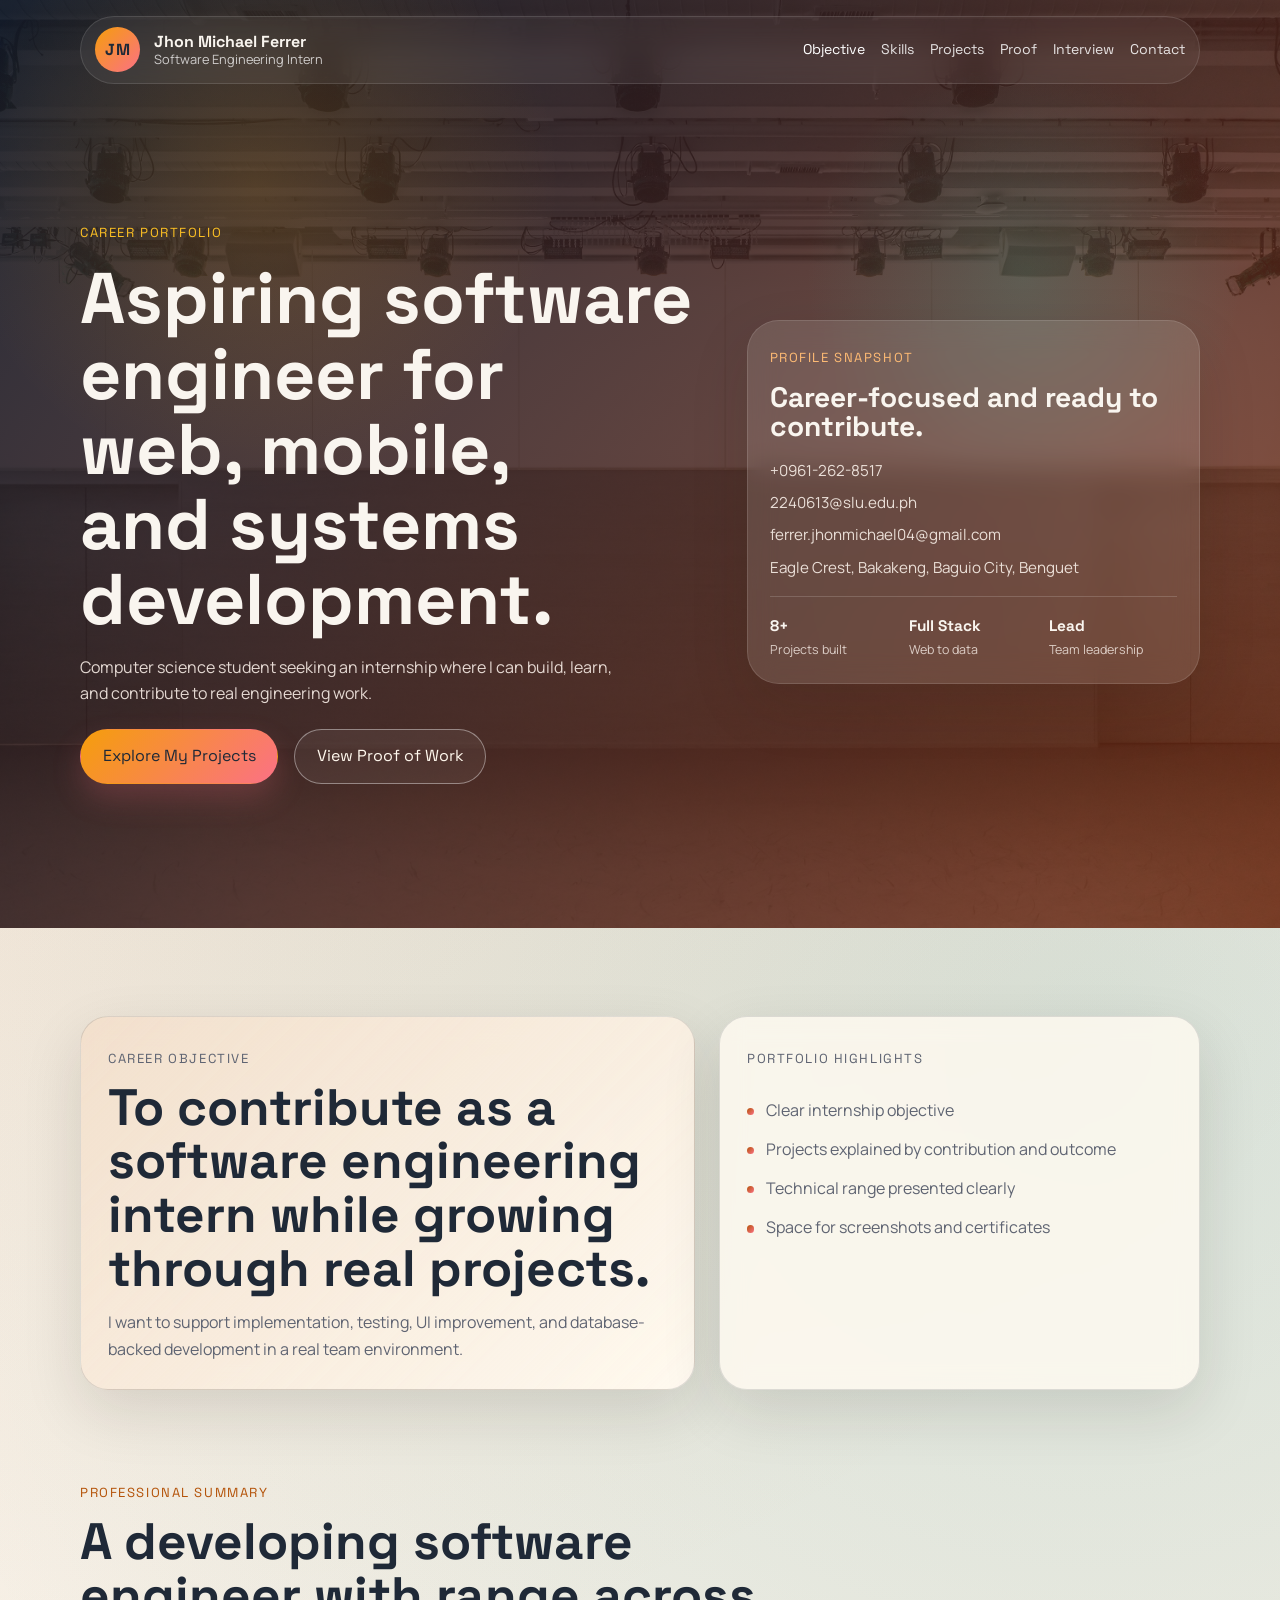
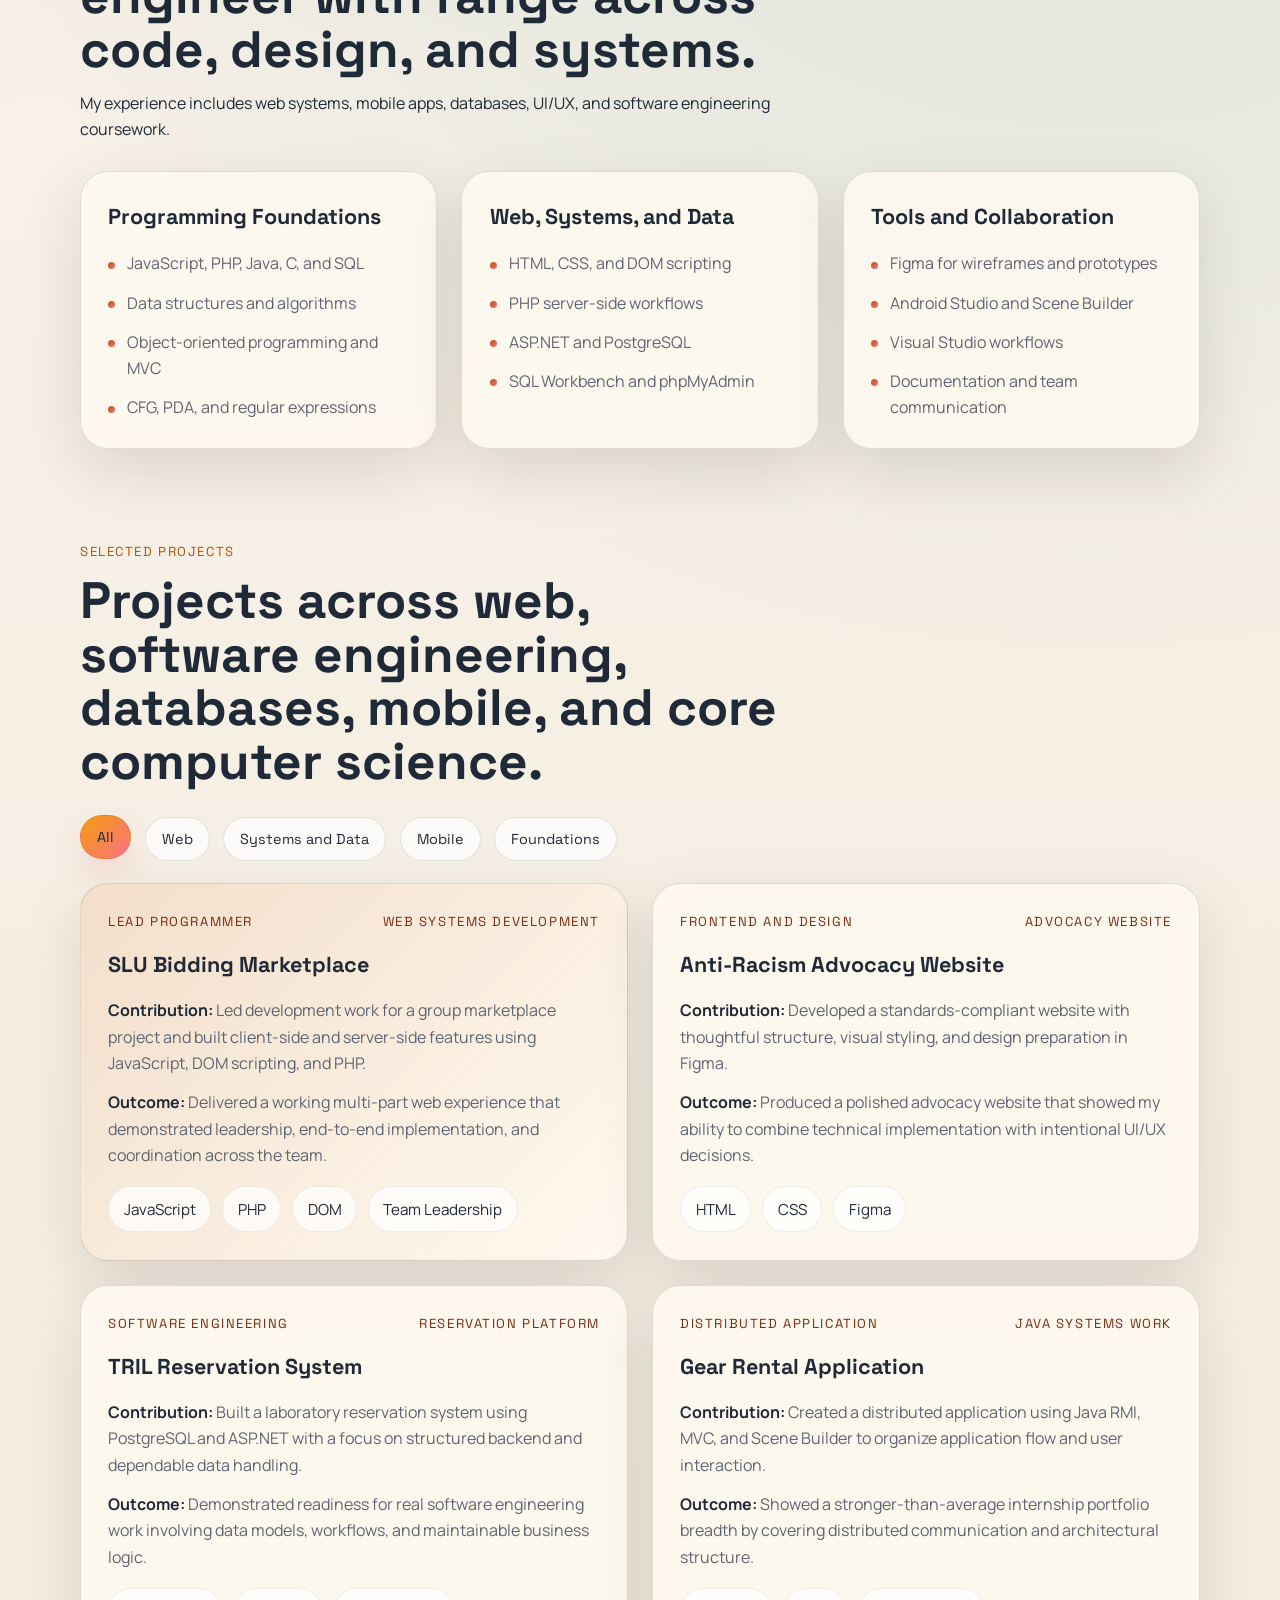
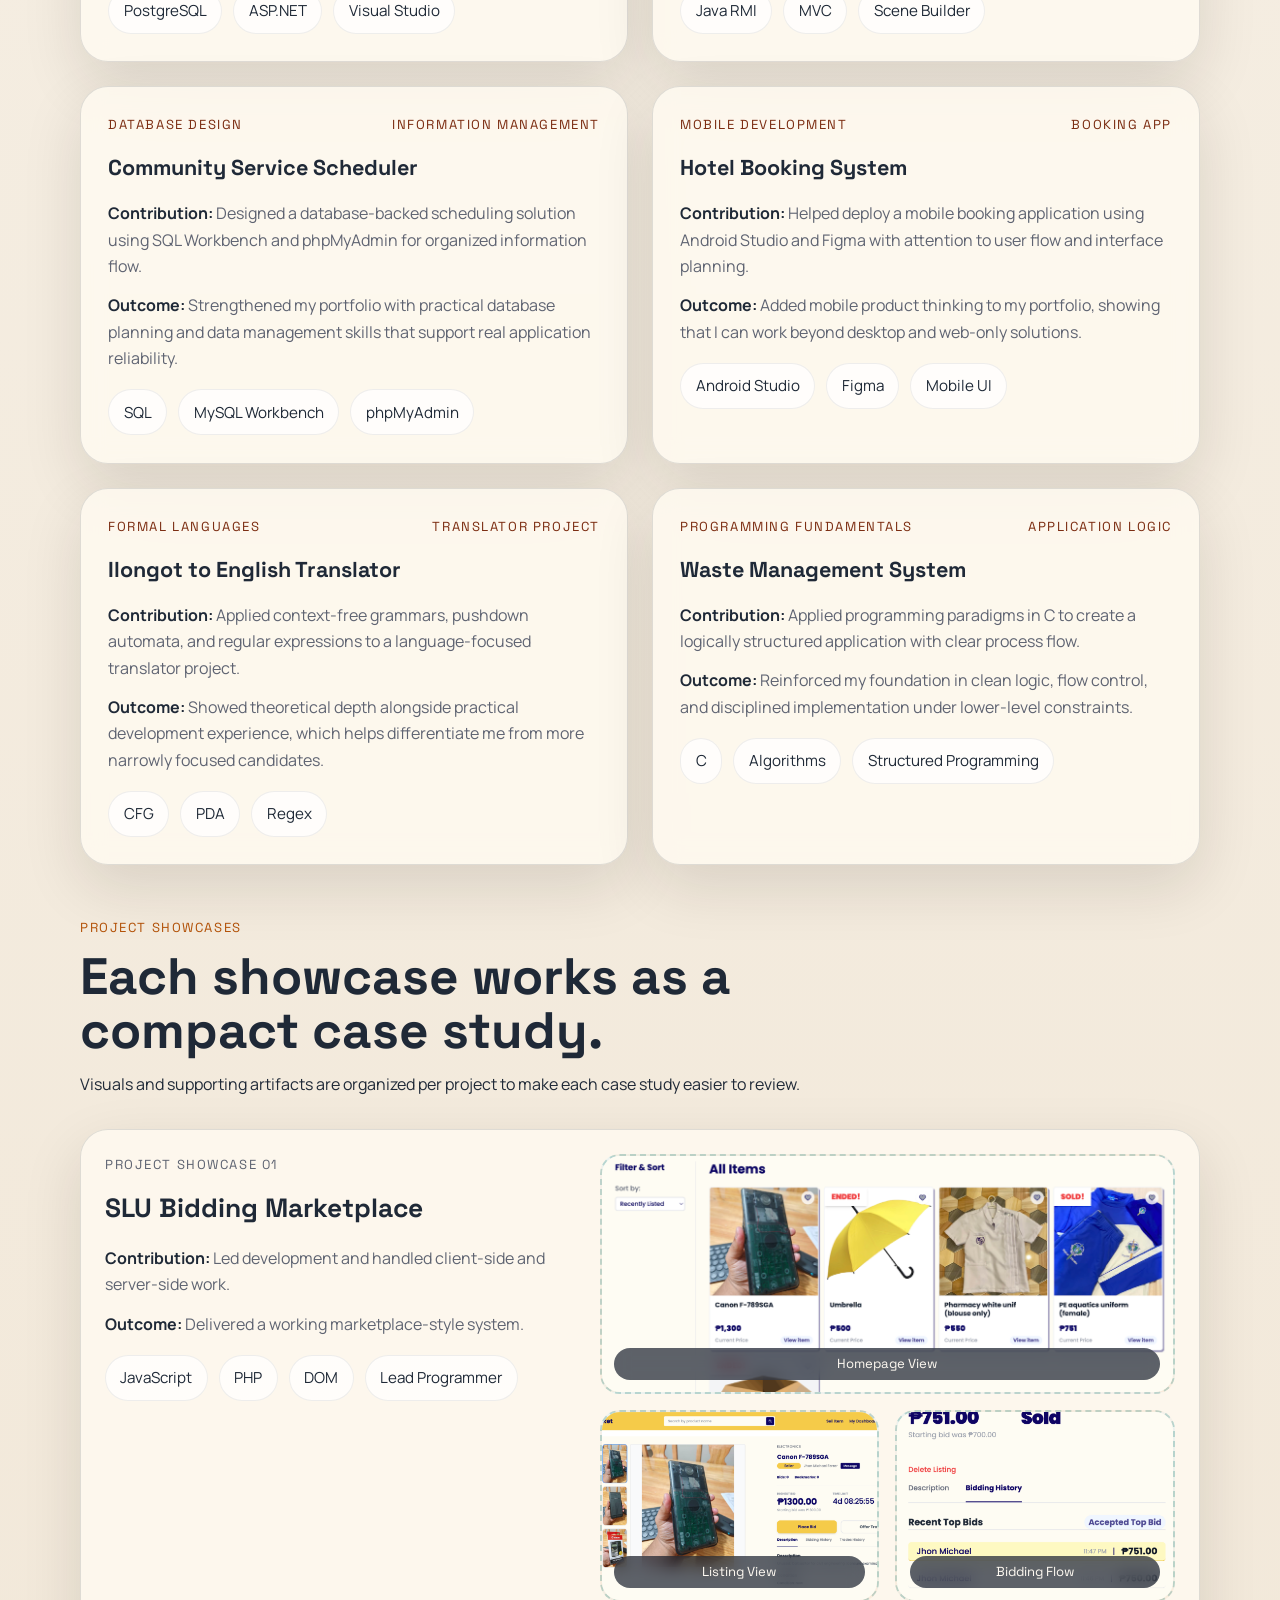
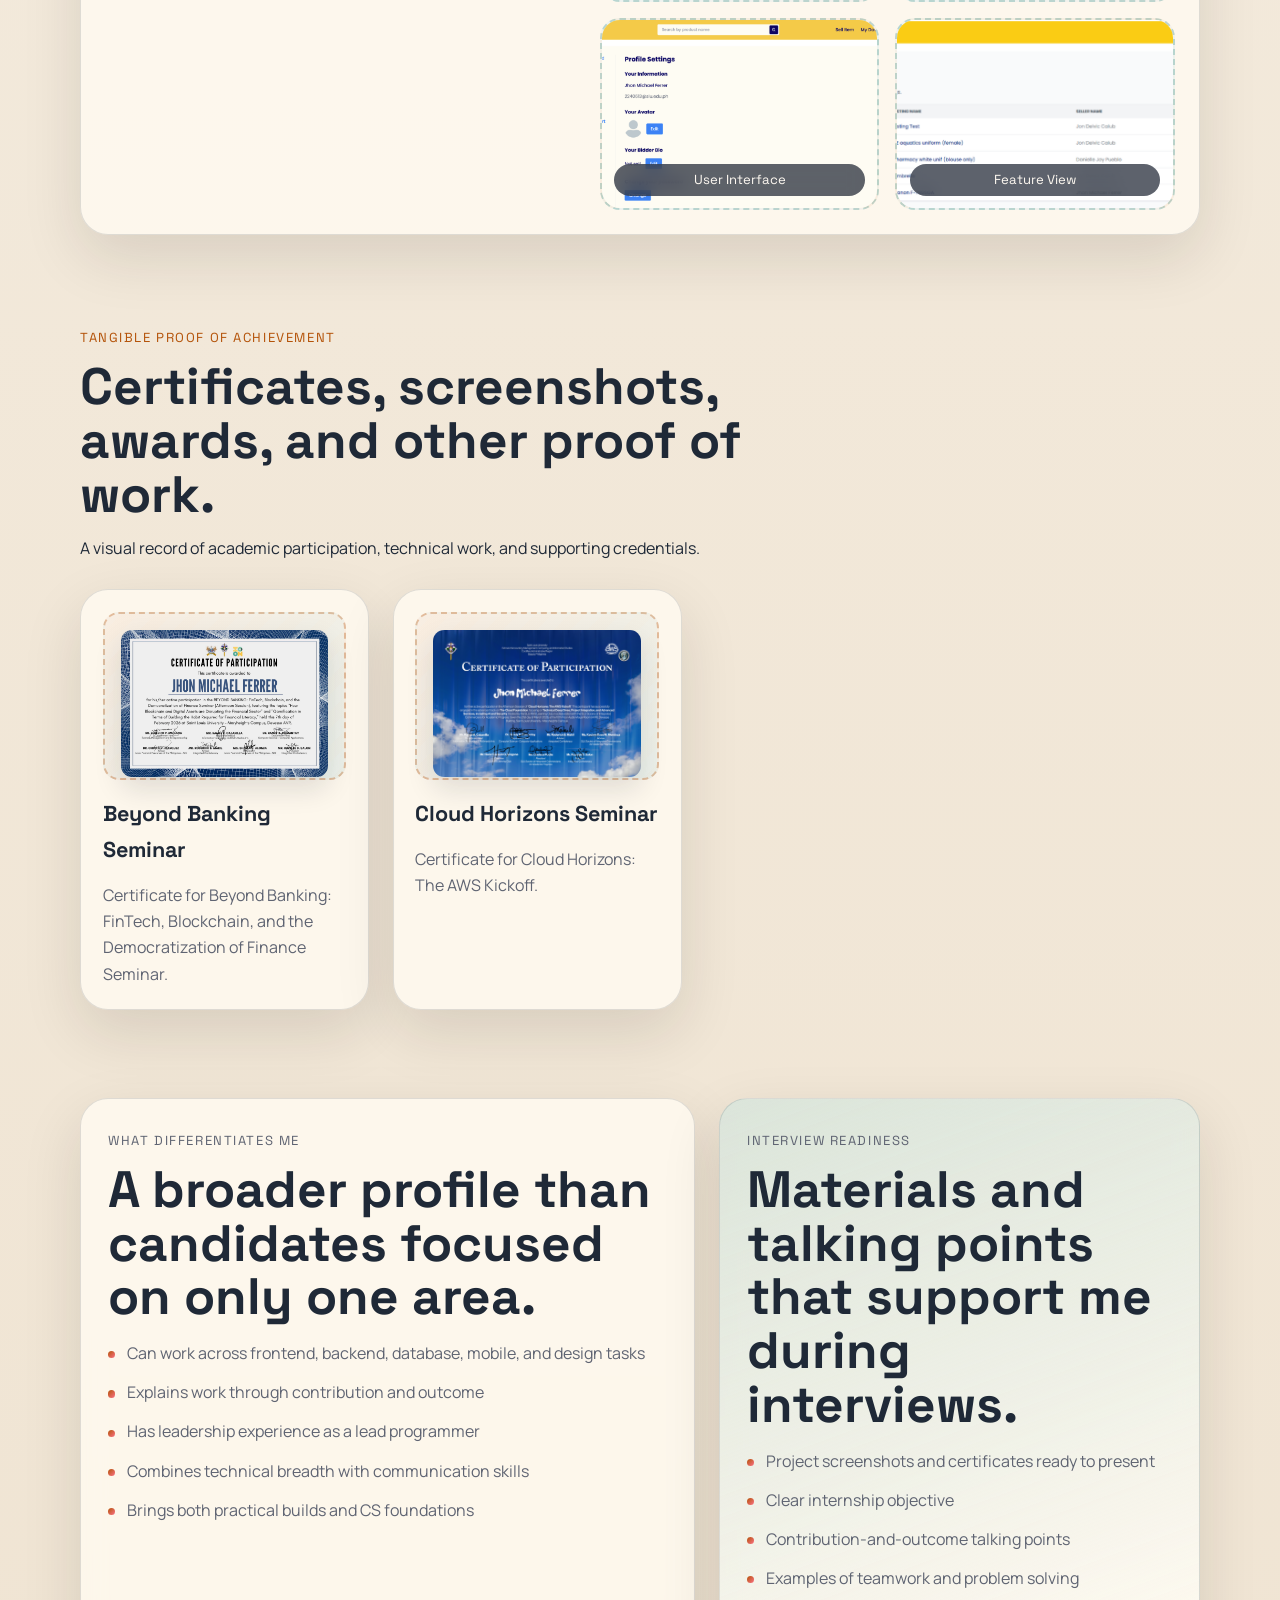
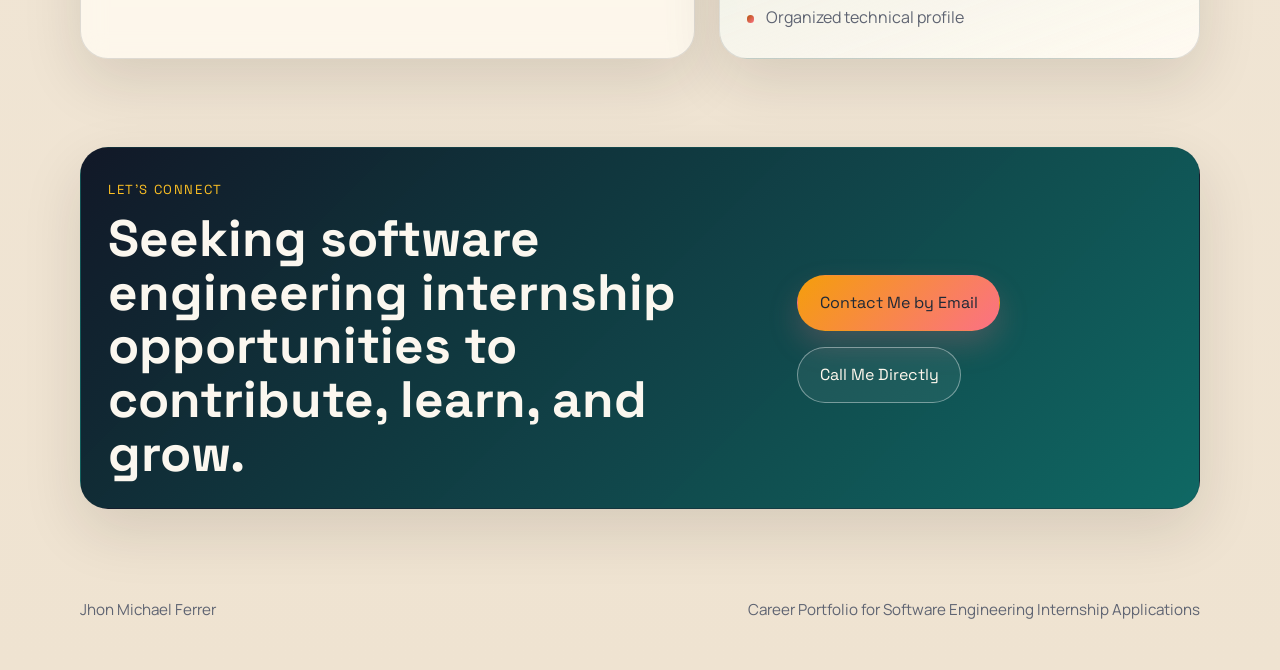
<file: index.html>
<!DOCTYPE html>
<html lang="en">
<head>
    <meta charset="UTF-8">
    <meta name="viewport" content="width=device-width, initial-scale=1.0">
    <title>Jhon Michael Ferrer | Career Portfolio for Software Engineering Internship</title>
    <meta name="description" content="Career portfolio of Jhon Michael Ferrer, a computer science student seeking a software engineering internship with experience in web systems, software engineering, mobile applications, databases, and UI/UX design.">
    <link rel="preconnect" href="https://fonts.googleapis.com">
    <link rel="preconnect" href="https://fonts.gstatic.com" crossorigin>
    <link href="https://fonts.googleapis.com/css2?family=Space+Grotesk:wght@400;500;700&family=Manrope:wght@400;500;600;700&display=swap" rel="stylesheet">
    <link rel="stylesheet" href="style.css">
</head>
<body>
    <header class="hero" id="top">
        <div class="hero-overlay"></div>
        <nav class="site-nav">
            <a class="brand" href="#top">
                <span class="brand-mark">JM</span>
                <span class="brand-text">
                    <strong>Jhon Michael Ferrer</strong>
                    <small>Software Engineering Intern</small>
                </span>
            </a>
            <div class="nav-links">
                <a href="#objective">Objective</a>
                <a href="#skills">Skills</a>
                <a href="#projects">Projects</a>
                <a href="#proof">Proof</a>
                <a href="#interview">Interview</a>
                <a href="#contact">Contact</a>
            </div>
        </nav>

        <section class="hero-content">
            <div class="hero-copy">
                <p class="eyebrow">Career Portfolio</p>
                <h1>Aspiring software engineer for web, mobile, and systems development.</h1>
                <p class="hero-summary">
                    Computer science student seeking an internship where I can build, learn, and contribute to real engineering work.
                </p>
                <div class="hero-actions">
                    <a class="button button-primary" href="#projects">Explore My Projects</a>
                    <a class="button button-secondary" href="#proof">View Proof of Work</a>
                </div>
            </div>

            <aside class="hero-card">
                <p class="card-label">Profile Snapshot</p>
                <h2>Career-focused and ready to contribute.</h2>
                <div class="contact-list">
                    <a href="tel:+639612628517">+0961-262-8517</a>
                    <a href="mailto:2240613@slu.edu.ph">2240613@slu.edu.ph</a>
                    <a href="mailto:ferrer.jhonmichael04@gmail.com">ferrer.jhonmichael04@gmail.com</a>
                    <span>Eagle Crest, Bakakeng, Baguio City, Benguet</span>
                </div>
                <div class="mini-stats">
                    <article>
                        <strong>8+</strong>
                        <span>Projects built</span>
                    </article>
                    <article>
                        <strong>Full Stack</strong>
                        <span>Web to data</span>
                    </article>
                    <article>
                        <strong>Lead</strong>
                        <span>Team leadership</span>
                    </article>
                </div>
            </aside>
        </section>
    </header>

    <main>
        <section class="section intro-grid" id="objective">
            <article class="panel panel-highlight">
                <p class="section-tag">Career Objective</p>
                <h2>To contribute as a software engineering intern while growing through real projects.</h2>
                <p>
                    I want to support implementation, testing, UI improvement, and database-backed development in a real team environment.
                </p>
            </article>

            <article class="panel">
                <p class="section-tag">Portfolio Highlights</p>
                <ul class="feature-list">
                    <li>Clear internship objective</li>
                    <li>Projects explained by contribution and outcome</li>
                    <li>Technical range presented clearly</li>
                    <li>Space for screenshots and certificates</li>
                </ul>
            </article>
        </section>

        <section class="section" id="about">
            <div class="section-heading">
                <p class="section-tag">Professional Summary</p>
                <h2>A developing software engineer with range across code, design, and systems.</h2>
                <p>
                    My experience includes web systems, mobile apps, databases, UI/UX, and software engineering coursework.
                </p>
            </div>

            <div class="skill-columns" id="skills">
                <article class="panel">
                    <h3>Programming Foundations</h3>
                    <ul class="feature-list">
                        <li>JavaScript, PHP, Java, C, and SQL</li>
                        <li>Data structures and algorithms</li>
                        <li>Object-oriented programming and MVC</li>
                        <li>CFG, PDA, and regular expressions</li>
                    </ul>
                </article>

                <article class="panel">
                    <h3>Web, Systems, and Data</h3>
                    <ul class="feature-list">
                        <li>HTML, CSS, and DOM scripting</li>
                        <li>PHP server-side workflows</li>
                        <li>ASP.NET and PostgreSQL</li>
                        <li>SQL Workbench and phpMyAdmin</li>
                    </ul>
                </article>

                <article class="panel">
                    <h3>Tools and Collaboration</h3>
                    <ul class="feature-list">
                        <li>Figma for wireframes and prototypes</li>
                        <li>Android Studio and Scene Builder</li>
                        <li>Visual Studio workflows</li>
                        <li>Documentation and team communication</li>
                    </ul>
                </article>
            </div>
        </section>

        <section class="section" id="projects">
            <div class="section-heading">
                <p class="section-tag">Selected Projects</p>
                <h2>Projects across web, software engineering, databases, mobile, and core computer science.</h2>
            </div>

            <div class="project-toolbar" aria-label="Project filters">
                <button class="filter-chip is-active" type="button" data-filter="all">All</button>
                <button class="filter-chip" type="button" data-filter="web">Web</button>
                <button class="filter-chip" type="button" data-filter="system">Systems and Data</button>
                <button class="filter-chip" type="button" data-filter="mobile">Mobile</button>
                <button class="filter-chip" type="button" data-filter="foundations">Foundations</button>
            </div>

            <div class="project-grid">
                <article class="project-card project-featured" data-category="web" data-target="showcase-marketplace" tabindex="0">
                    <div class="project-meta">
                        <span>Lead Programmer</span>
                        <span>Web Systems Development</span>
                    </div>
                    <h3>SLU Bidding Marketplace</h3>
                    <p class="project-line"><strong>Contribution:</strong> Led development work for a group marketplace project and built client-side and server-side features using JavaScript, DOM scripting, and PHP.</p>
                    <p class="project-line"><strong>Outcome:</strong> Delivered a working multi-part web experience that demonstrated leadership, end-to-end implementation, and coordination across the team.</p>
                    <div class="tag-row">
                        <span>JavaScript</span>
                        <span>PHP</span>
                        <span>DOM</span>
                        <span>Team Leadership</span>
                    </div>
                </article>

                <article class="project-card" data-category="web">
                    <div class="project-meta">
                        <span>Frontend and Design</span>
                        <span>Advocacy Website</span>
                    </div>
                    <h3>Anti-Racism Advocacy Website</h3>
                    <p class="project-line"><strong>Contribution:</strong> Developed a standards-compliant website with thoughtful structure, visual styling, and design preparation in Figma.</p>
                    <p class="project-line"><strong>Outcome:</strong> Produced a polished advocacy website that showed my ability to combine technical implementation with intentional UI/UX decisions.</p>
                    <div class="tag-row">
                        <span>HTML</span>
                        <span>CSS</span>
                        <span>Figma</span>
                    </div>
                </article>

                <article class="project-card" data-category="system">
                    <div class="project-meta">
                        <span>Software Engineering</span>
                        <span>Reservation Platform</span>
                    </div>
                    <h3>TRIL Reservation System</h3>
                    <p class="project-line"><strong>Contribution:</strong> Built a laboratory reservation system using PostgreSQL and ASP.NET with a focus on structured backend and dependable data handling.</p>
                    <p class="project-line"><strong>Outcome:</strong> Demonstrated readiness for real software engineering work involving data models, workflows, and maintainable business logic.</p>
                    <div class="tag-row">
                        <span>PostgreSQL</span>
                        <span>ASP.NET</span>
                        <span>Visual Studio</span>
                    </div>
                </article>

                <article class="project-card" data-category="system">
                    <div class="project-meta">
                        <span>Distributed Application</span>
                        <span>Java Systems Work</span>
                    </div>
                    <h3>Gear Rental Application</h3>
                    <p class="project-line"><strong>Contribution:</strong> Created a distributed application using Java RMI, MVC, and Scene Builder to organize application flow and user interaction.</p>
                    <p class="project-line"><strong>Outcome:</strong> Showed a stronger-than-average internship portfolio breadth by covering distributed communication and architectural structure.</p>
                    <div class="tag-row">
                        <span>Java RMI</span>
                        <span>MVC</span>
                        <span>Scene Builder</span>
                    </div>
                </article>

                <article class="project-card" data-category="system">
                    <div class="project-meta">
                        <span>Database Design</span>
                        <span>Information Management</span>
                    </div>
                    <h3>Community Service Scheduler</h3>
                    <p class="project-line"><strong>Contribution:</strong> Designed a database-backed scheduling solution using SQL Workbench and phpMyAdmin for organized information flow.</p>
                    <p class="project-line"><strong>Outcome:</strong> Strengthened my portfolio with practical database planning and data management skills that support real application reliability.</p>
                    <div class="tag-row">
                        <span>SQL</span>
                        <span>MySQL Workbench</span>
                        <span>phpMyAdmin</span>
                    </div>
                </article>

                <article class="project-card" data-category="mobile">
                    <div class="project-meta">
                        <span>Mobile Development</span>
                        <span>Booking App</span>
                    </div>
                    <h3>Hotel Booking System</h3>
                    <p class="project-line"><strong>Contribution:</strong> Helped deploy a mobile booking application using Android Studio and Figma with attention to user flow and interface planning.</p>
                    <p class="project-line"><strong>Outcome:</strong> Added mobile product thinking to my portfolio, showing that I can work beyond desktop and web-only solutions.</p>
                    <div class="tag-row">
                        <span>Android Studio</span>
                        <span>Figma</span>
                        <span>Mobile UI</span>
                    </div>
                </article>

                <article class="project-card" data-category="foundations">
                    <div class="project-meta">
                        <span>Formal Languages</span>
                        <span>Translator Project</span>
                    </div>
                    <h3>Ilongot to English Translator</h3>
                    <p class="project-line"><strong>Contribution:</strong> Applied context-free grammars, pushdown automata, and regular expressions to a language-focused translator project.</p>
                    <p class="project-line"><strong>Outcome:</strong> Showed theoretical depth alongside practical development experience, which helps differentiate me from more narrowly focused candidates.</p>
                    <div class="tag-row">
                        <span>CFG</span>
                        <span>PDA</span>
                        <span>Regex</span>
                    </div>
                </article>

                <article class="project-card" data-category="foundations">
                    <div class="project-meta">
                        <span>Programming Fundamentals</span>
                        <span>Application Logic</span>
                    </div>
                    <h3>Waste Management System</h3>
                    <p class="project-line"><strong>Contribution:</strong> Applied programming paradigms in C to create a logically structured application with clear process flow.</p>
                    <p class="project-line"><strong>Outcome:</strong> Reinforced my foundation in clean logic, flow control, and disciplined implementation under lower-level constraints.</p>
                    <div class="tag-row">
                        <span>C</span>
                        <span>Algorithms</span>
                        <span>Structured Programming</span>
                    </div>
                </article>
            </div>

            <div class="section-heading project-showcase-heading">
                <p class="section-tag">Project Showcases</p>
                <h2>Each showcase works as a compact case study.</h2>
                <p>
                    Visuals and supporting artifacts are organized per project to make each case study easier to review.
                </p>
            </div>

            <div class="project-showcases">
                <article class="project-showcase reveal-card" id="showcase-marketplace" data-category="web">
                    <div class="project-showcase-copy">
                        <p class="section-tag">Project Showcase 01</p>
                        <h3>SLU Bidding Marketplace</h3>
                        <p><strong>Contribution:</strong> Led development and handled client-side and server-side work.</p>
                        <p><strong>Outcome:</strong> Delivered a working marketplace-style system.</p>
                        <div class="tag-row">
                            <span>JavaScript</span>
                            <span>PHP</span>
                            <span>DOM</span>
                            <span>Lead Programmer</span>
                        </div>
                    </div>
                    <div class="showcase-gallery">
                        <button class="gallery-slot gallery-slot-large" type="button">
                            <img src="images/bid1.png" alt="SLU Bidding Marketplace homepage screenshot">
                            <span>Homepage View</span>
                        </button>
                        <button class="gallery-slot" type="button">
                            <img src="images/bid2.png" alt="SLU Bidding Marketplace listing screenshot">
                            <span>Listing View</span>
                        </button>
                        <button class="gallery-slot" type="button">
                            <img src="images/bid3.png" alt="SLU Bidding Marketplace bidding flow screenshot">
                            <span>Bidding Flow</span>
                        </button>
                        <button class="gallery-slot" type="button">
                            <img src="images/bid4.png" alt="SLU Bidding Marketplace user interface screenshot">
                            <span>User Interface</span>
                        </button>
                        <button class="gallery-slot" type="button">
                            <img src="images/bid5.png" alt="SLU Bidding Marketplace additional feature screenshot">
                            <span>Feature View</span>
                        </button>
                    </div>
                </article>
            </div>
        </section>

        <section class="section" id="proof">
            <div class="section-heading">
                <p class="section-tag">Tangible Proof of Achievement</p>
                <h2>Certificates, screenshots, awards, and other proof of work.</h2>
                <p>
                    A visual record of academic participation, technical work, and supporting credentials.
                </p>
            </div>

            <div class="proof-grid">
                <article class="proof-card">
                    <div class="proof-placeholder">
                        <img src="images/cert1.png" alt="Certificate for Beyond Banking: FinTech, Blockchain, and the Democratization of Finance Seminar">
                    </div>
                    <h3>Beyond Banking Seminar</h3>
                    <p>Certificate for Beyond Banking: FinTech, Blockchain, and the Democratization of Finance Seminar.</p>
                </article>
                <article class="proof-card">
                    <div class="proof-placeholder">
                        <img src="images/cert2.png" alt="Certificate for Cloud Horizons: The AWS Kickoff">
                    </div>
                    <h3>Cloud Horizons Seminar</h3>
                    <p>Certificate for Cloud Horizons: The AWS Kickoff.</p>
                </article>
            </div>
        </section>

        <section class="section credential-layout" id="credentials">
            <article class="panel">
                <p class="section-tag">What Differentiates Me</p>
                <h2>A broader profile than candidates focused on only one area.</h2>
                <ul class="feature-list">
                    <li>Can work across frontend, backend, database, mobile, and design tasks</li>
                    <li>Explains work through contribution and outcome</li>
                    <li>Has leadership experience as a lead programmer</li>
                    <li>Combines technical breadth with communication skills</li>
                    <li>Brings both practical builds and CS foundations</li>
                </ul>
            </article>

            <article class="panel panel-accent" id="interview">
                <p class="section-tag">Interview Readiness</p>
                <h2>Materials and talking points that support me during interviews.</h2>
                <ul class="feature-list">
                    <li>Project screenshots and certificates ready to present</li>
                    <li>Clear internship objective</li>
                    <li>Contribution-and-outcome talking points</li>
                    <li>Examples of teamwork and problem solving</li>
                    <li>Organized technical profile</li>
                </ul>
            </article>
        </section>

        <section class="section contact-section" id="contact">
            <div class="contact-banner">
                <div>
                    <p class="section-tag">Let's Connect</p>
                    <h2>Seeking software engineering internship opportunities to contribute, learn, and grow.</h2>
                </div>
                <div class="contact-actions">
                    <a class="button button-primary" href="mailto:ferrer.jhonmichael04@gmail.com">Contact Me by Email</a>
                    <a class="button button-secondary" href="tel:+639612628517">Call Me Directly</a>
                </div>
            </div>
        </section>
    </main>

    <footer class="site-footer">
        <p>Jhon Michael Ferrer</p>
        <p>Career Portfolio for Software Engineering Internship Applications</p>
    </footer>

    <div class="gallery-modal" aria-hidden="true">
        <div class="gallery-modal-backdrop" data-close-modal="true"></div>
        <div class="gallery-modal-panel" role="dialog" aria-modal="true" aria-labelledby="gallery-modal-title">
            <button class="gallery-modal-close" type="button" aria-label="Close preview" data-close-modal="true">Close</button>
            <p class="section-tag">Portfolio Preview</p>
            <h2 id="gallery-modal-title">Project Image Placeholder</h2>
            <p class="gallery-modal-copy">Project visuals and screenshots are presented here for closer viewing.</p>
        </div>
    </div>

    <script src="script.js"></script>
</body>
</html>
</file>
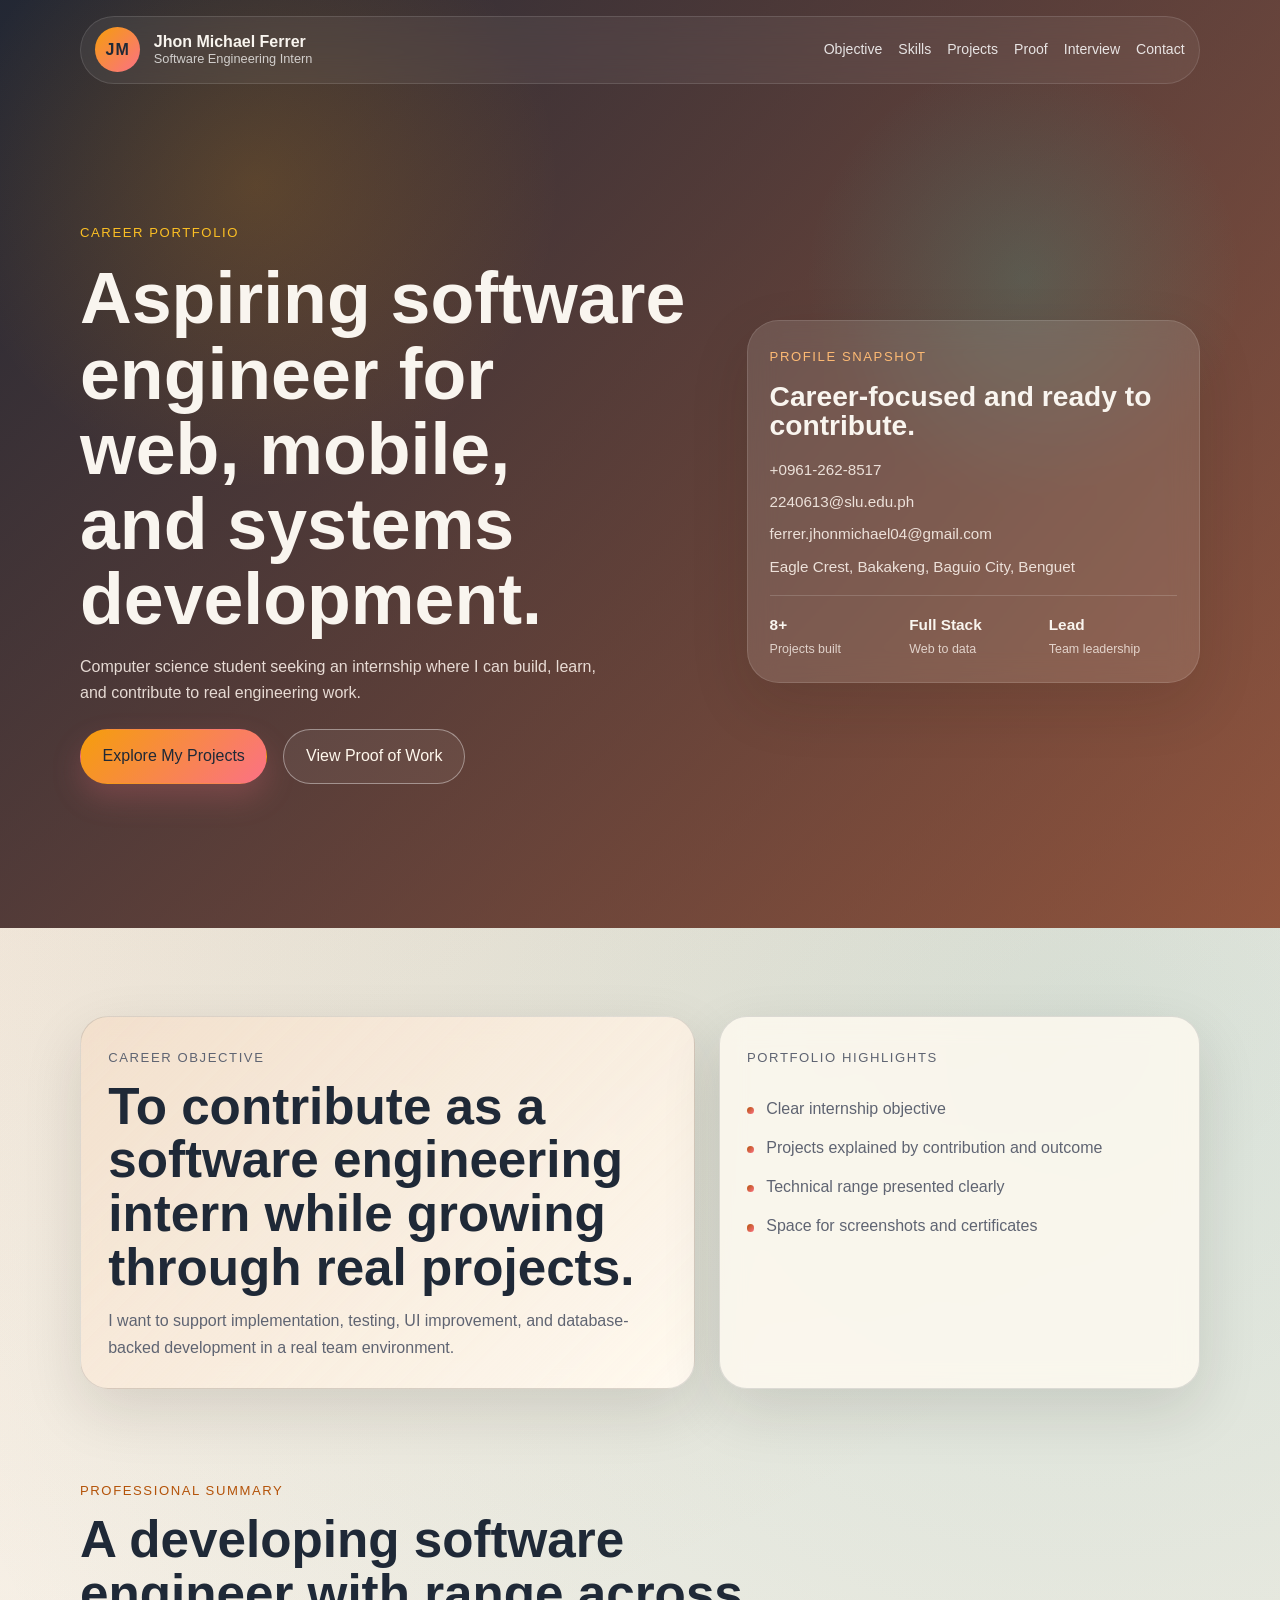
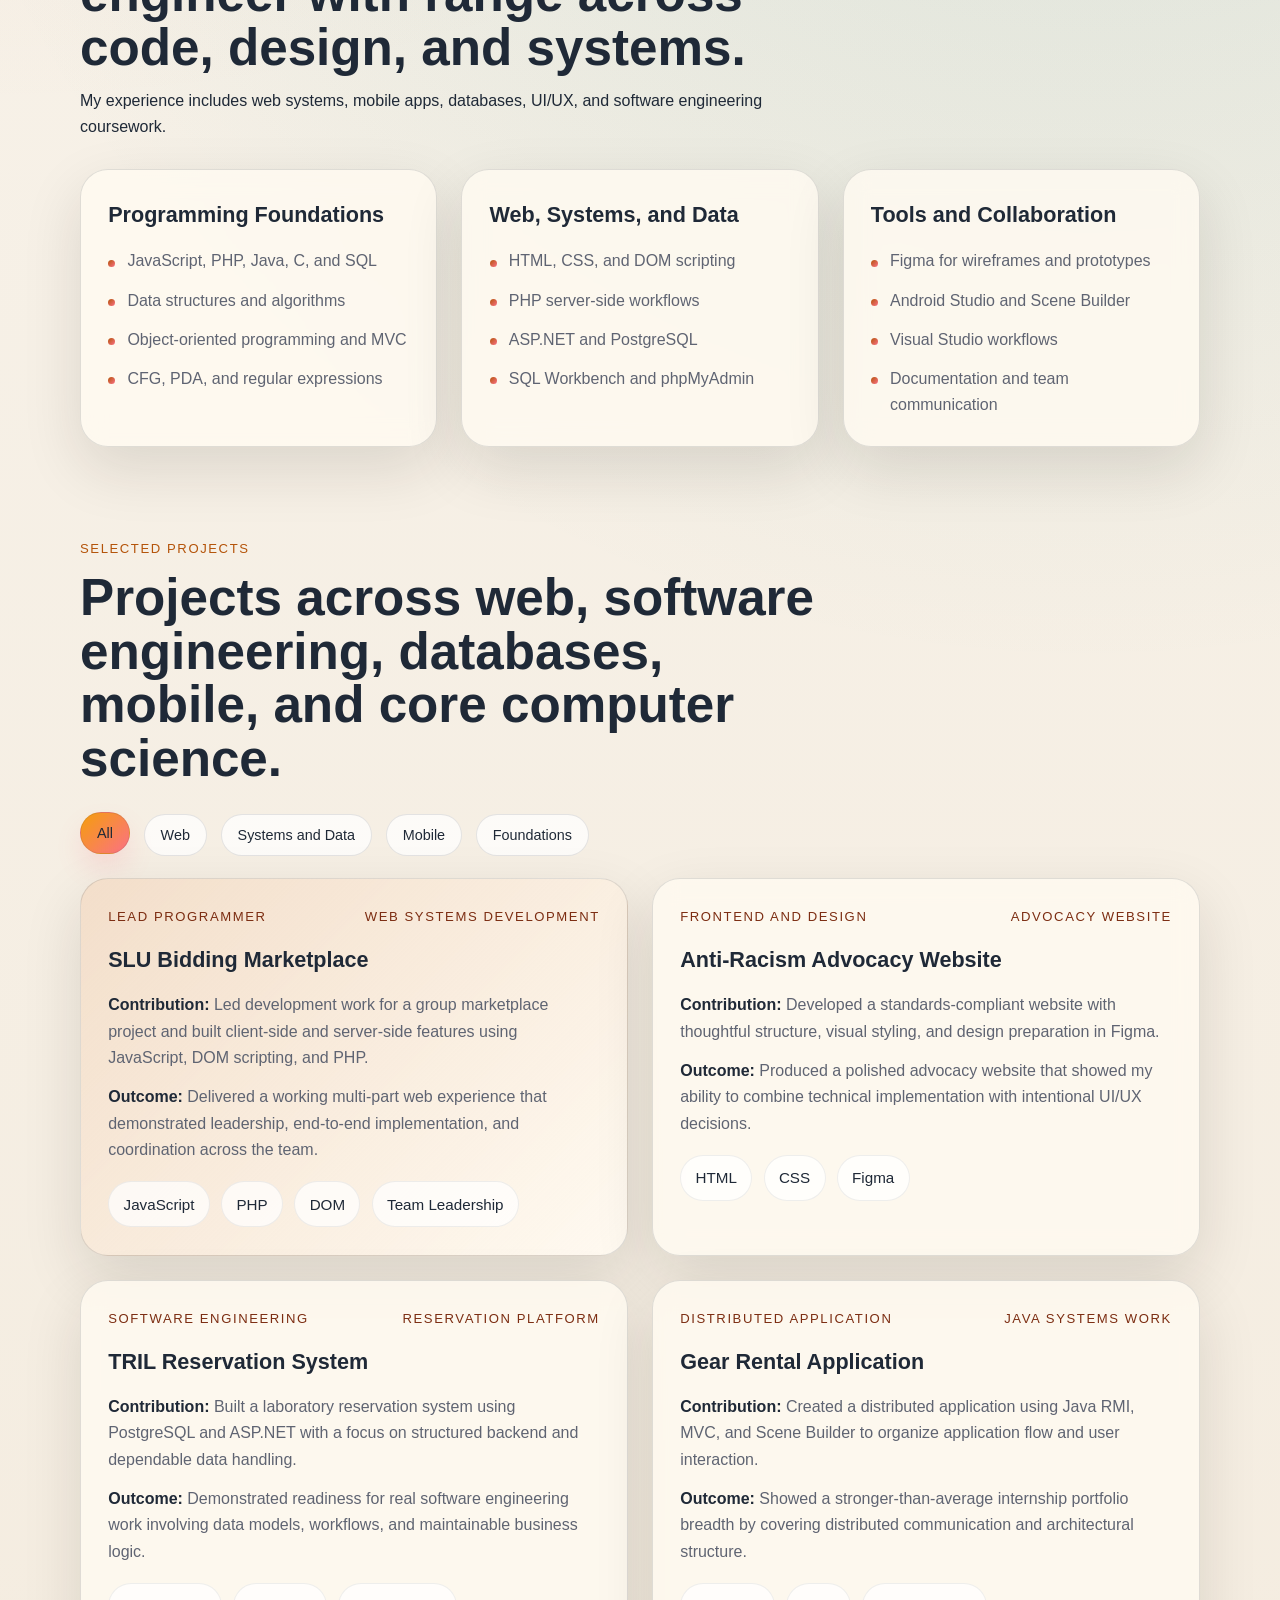
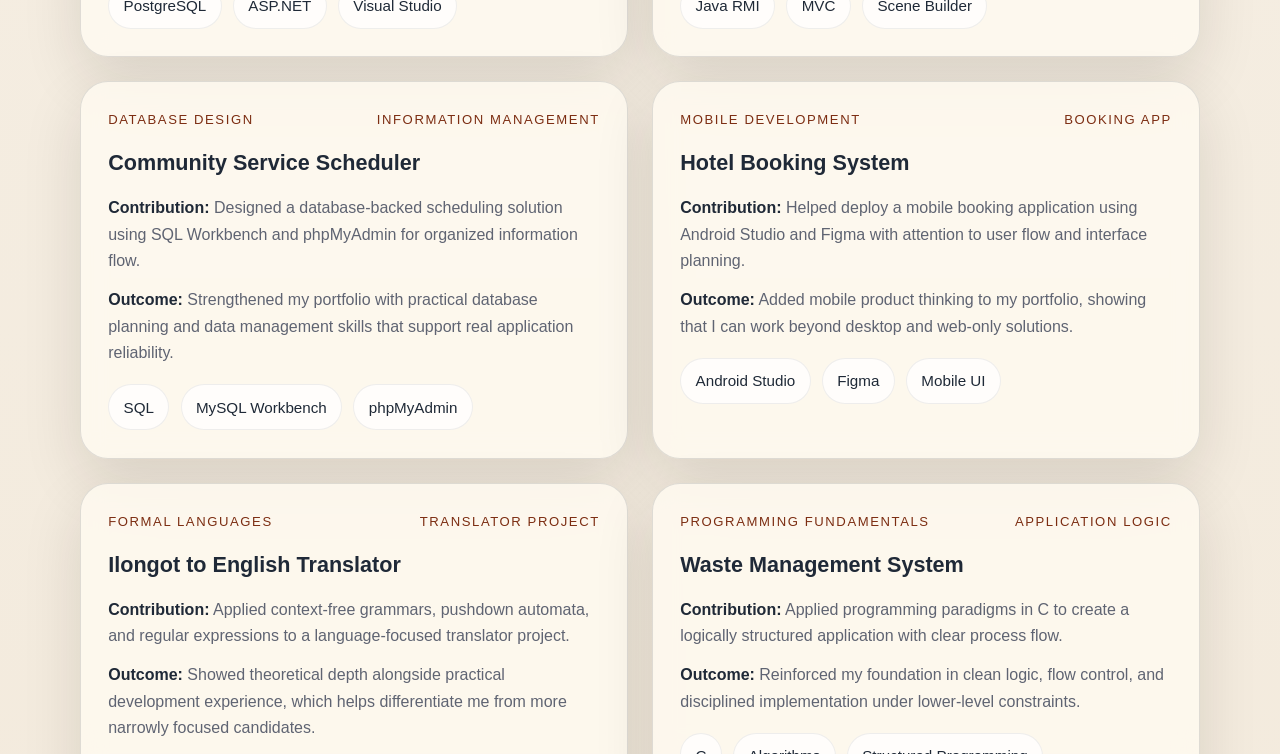
<file: about.html>
<!DOCTYPE html>
<html lang="en">
<head>
    <meta charset="UTF-8">
    <meta http-equiv="refresh" content="0; url=index.html#about">
    <meta name="viewport" content="width=device-width, initial-scale=1.0">
    <title>Redirecting to Portfolio</title>
    <link rel="stylesheet" href="style.css">
</head>
<body>
    <main class="section">
        <div class="panel" style="max-width: 720px; margin: 0 auto 5rem;">
            <p class="section-tag">Redirecting</p>
            <h2>Opening the profile section of the portfolio.</h2>
            <p>If you are not redirected automatically, <a href="index.html#about">continue here</a>.</p>
        </div>
    </main>
</body>
</html>
</file>
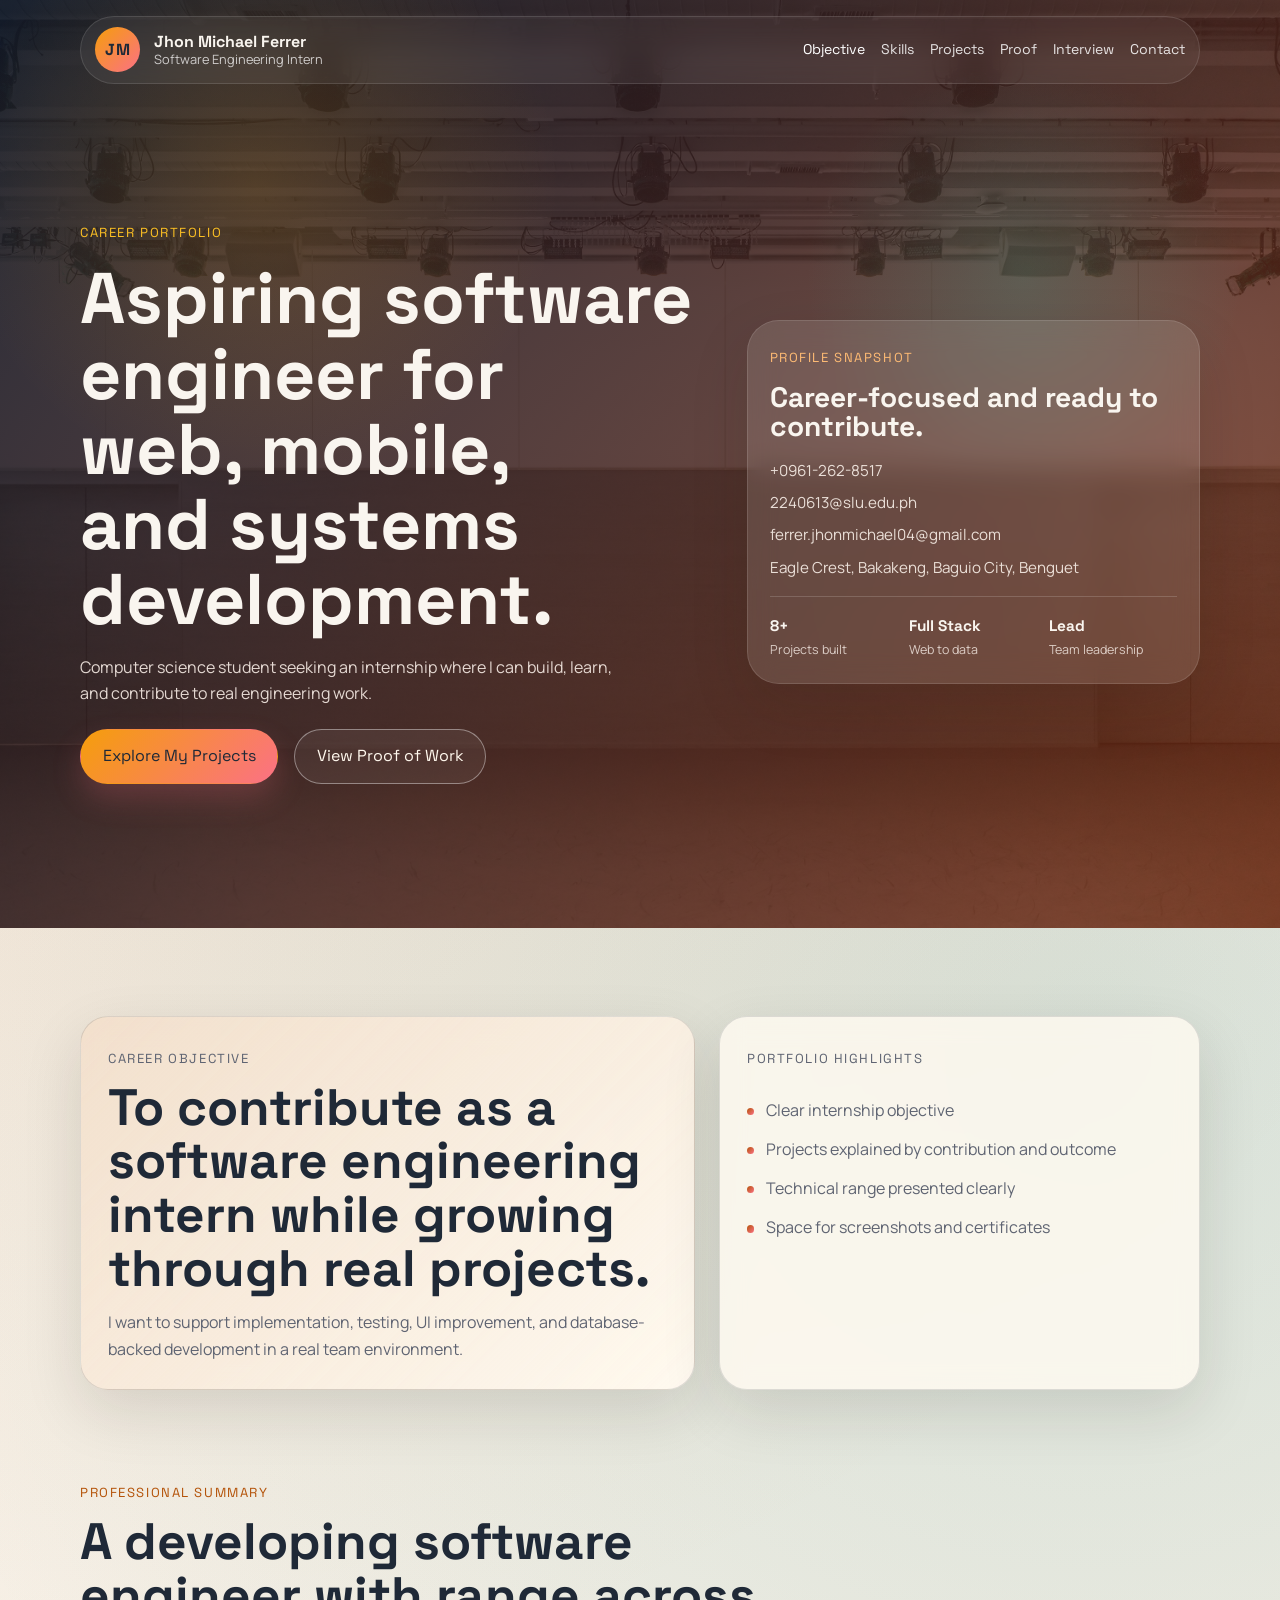
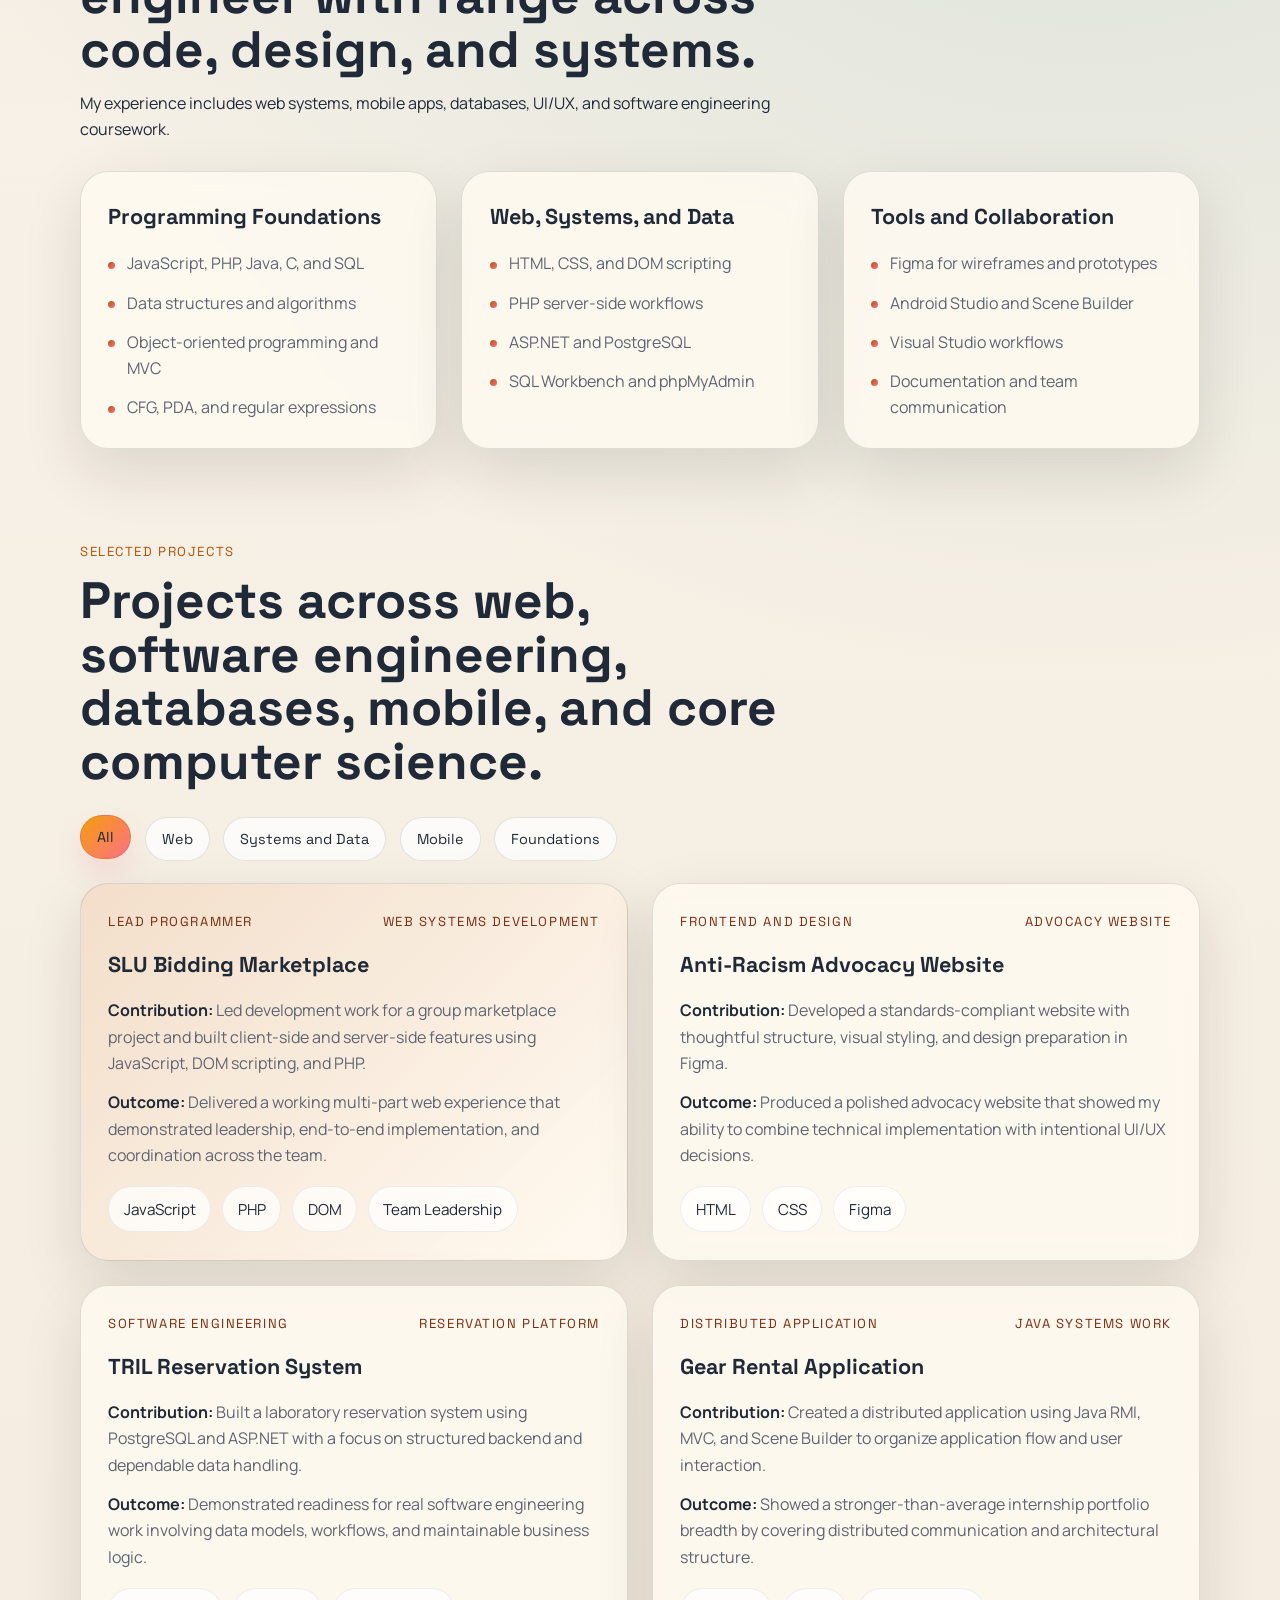
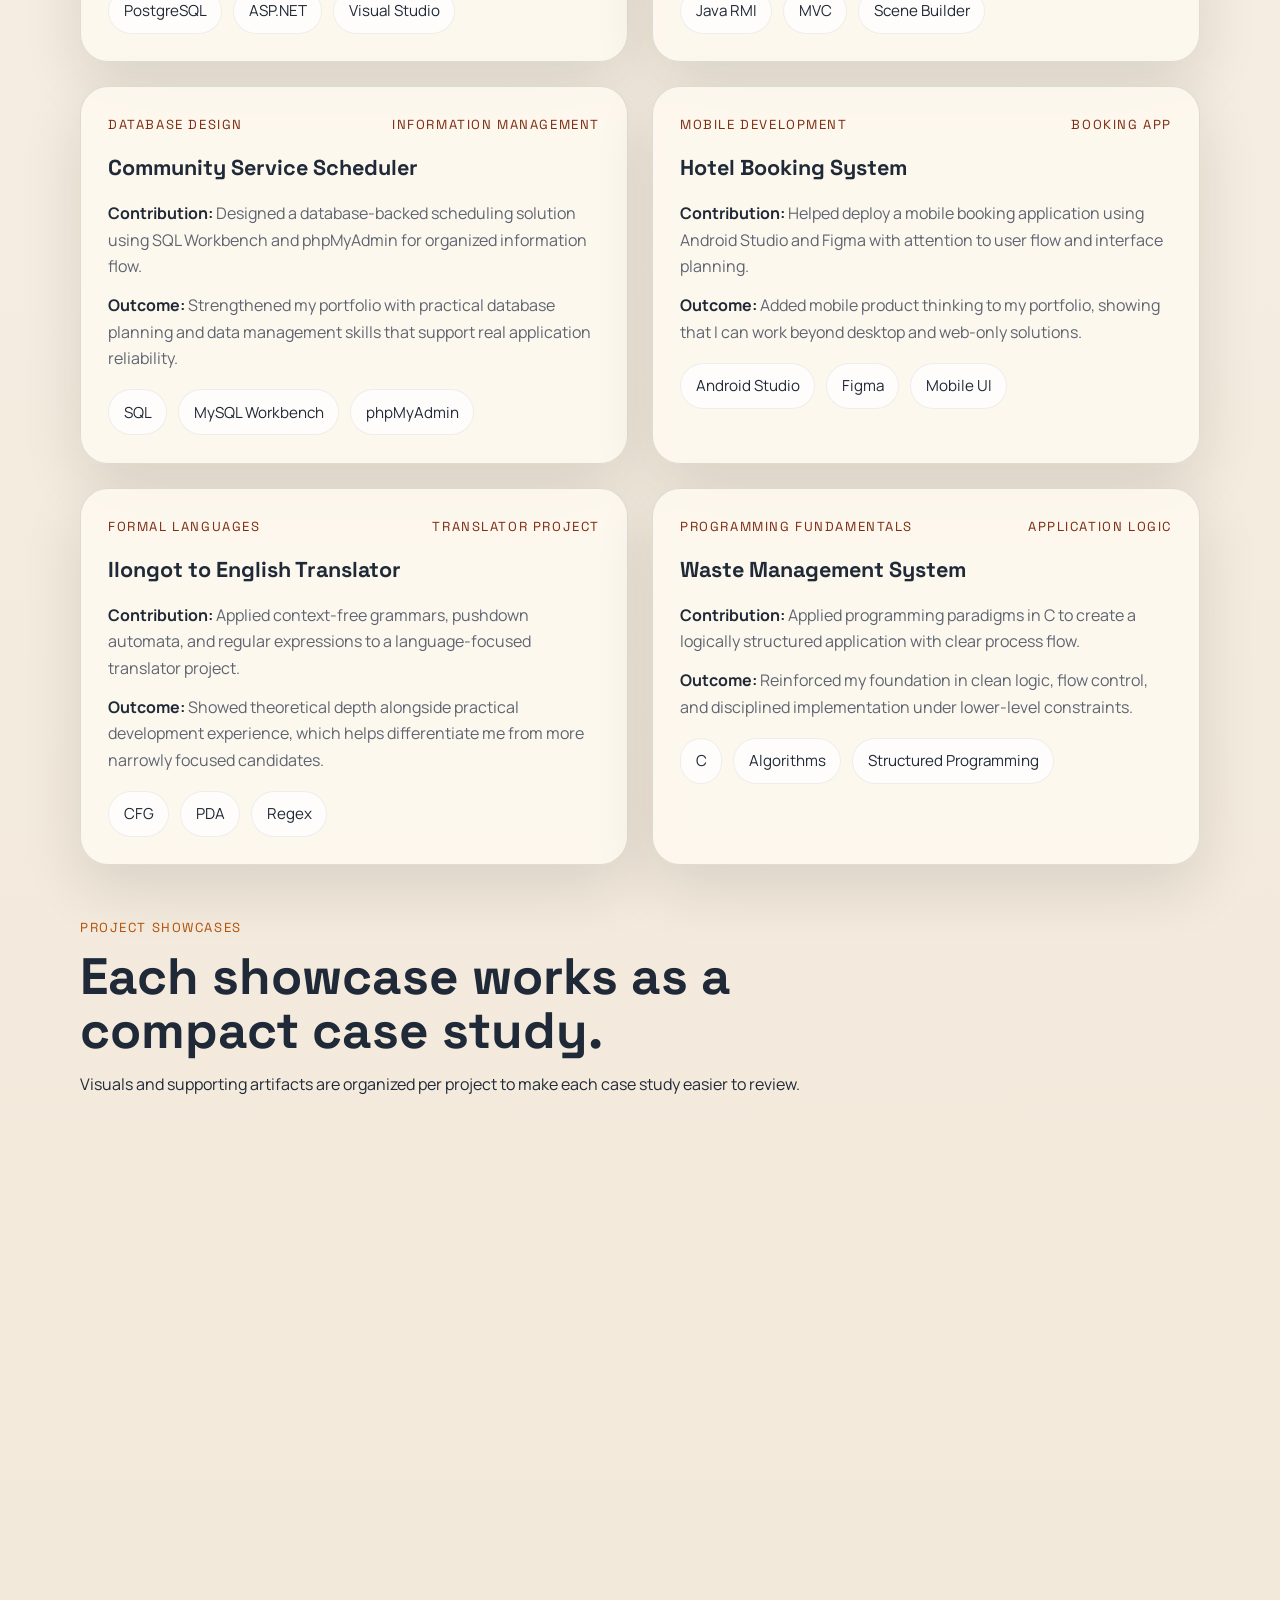
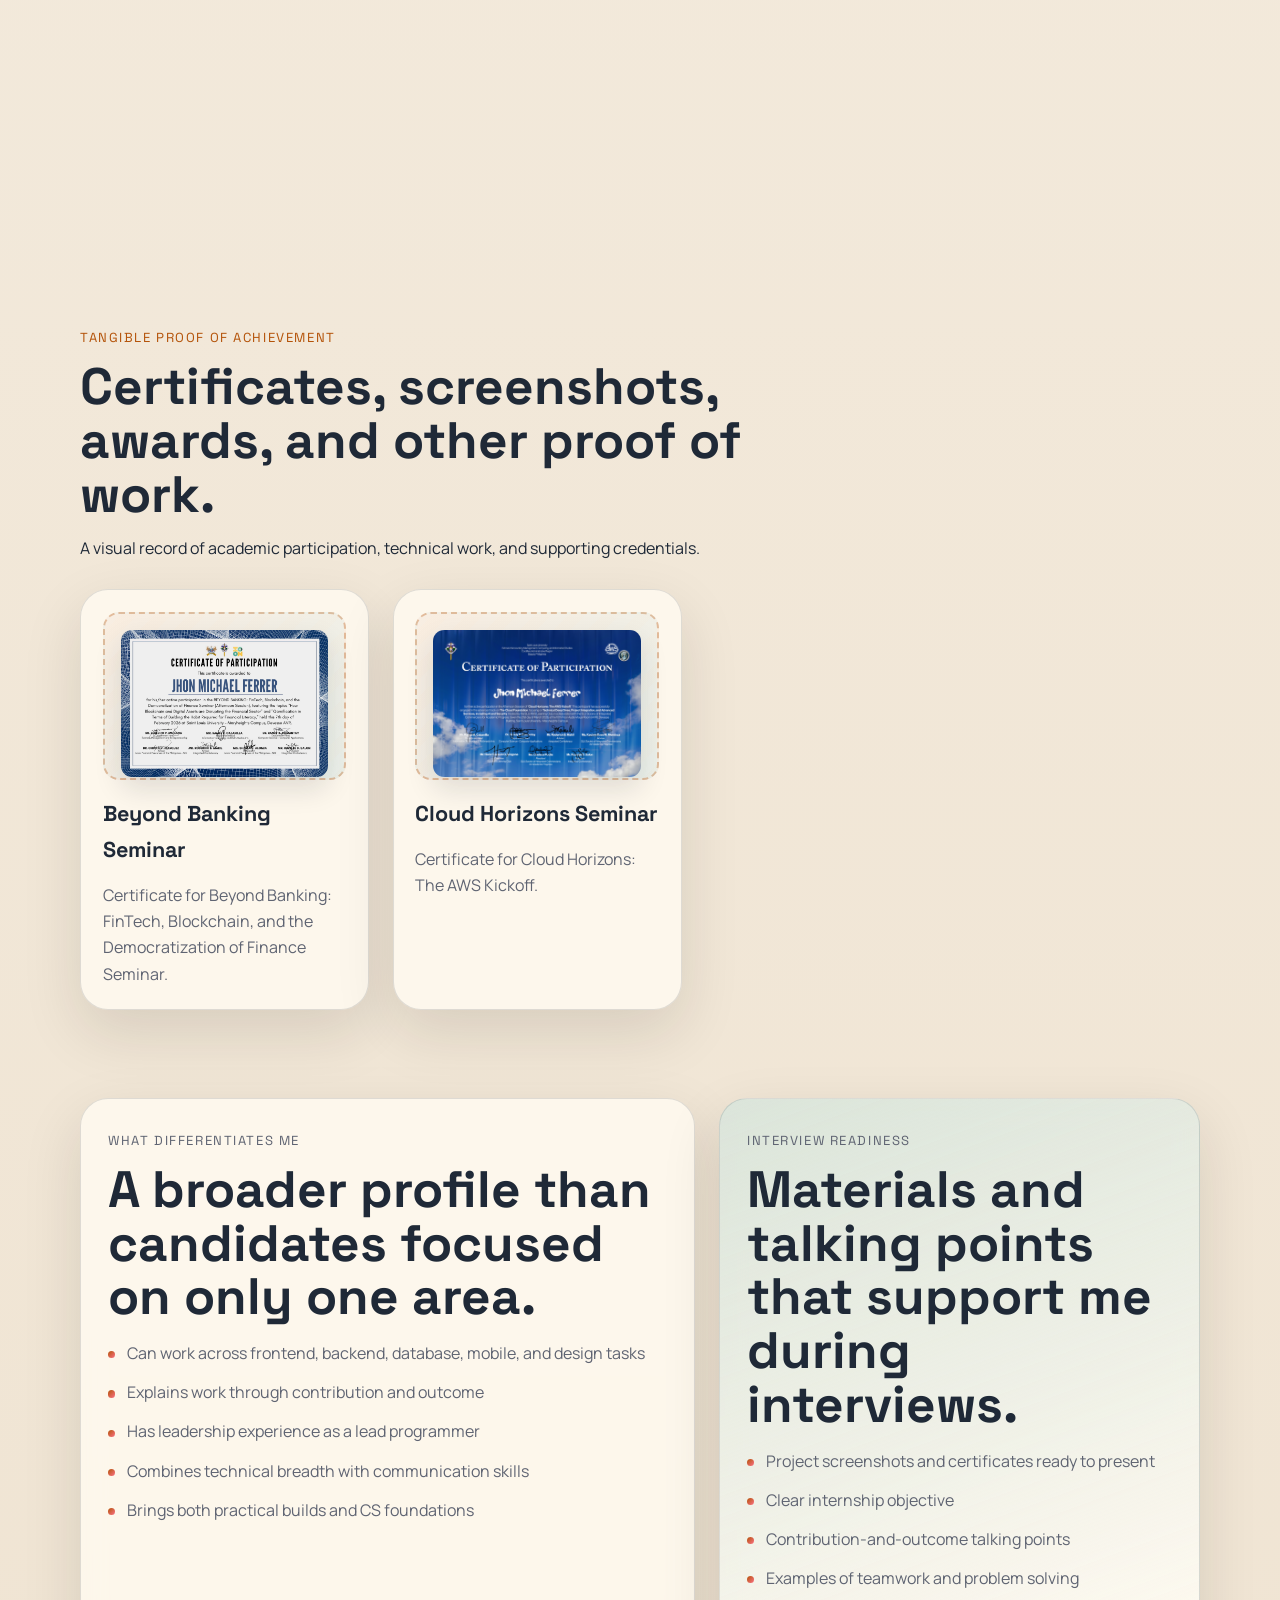
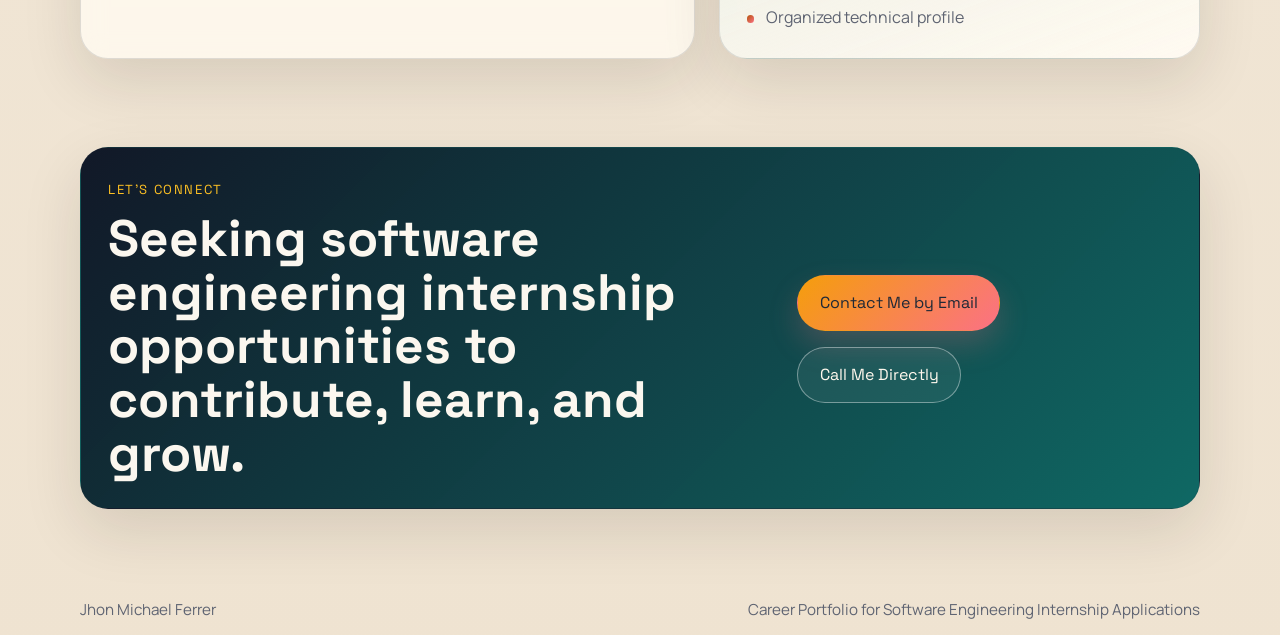
<file: blog.html>
<!DOCTYPE html>
<html lang="en">
<head>
    <meta charset="UTF-8">
    <meta http-equiv="refresh" content="0; url=index.html#projects">
    <meta name="viewport" content="width=device-width, initial-scale=1.0">
    <title>Redirecting to Portfolio</title>
    <link rel="stylesheet" href="style.css">
</head>
<body>
    <main class="section">
        <div class="panel" style="max-width: 720px; margin: 0 auto 5rem;">
            <p class="section-tag">Redirecting</p>
            <h2>Opening the projects section of the portfolio.</h2>
            <p>If you are not redirected automatically, <a href="index.html#projects">continue here</a>.</p>
        </div>
    </main>
</body>
</html>
</file>
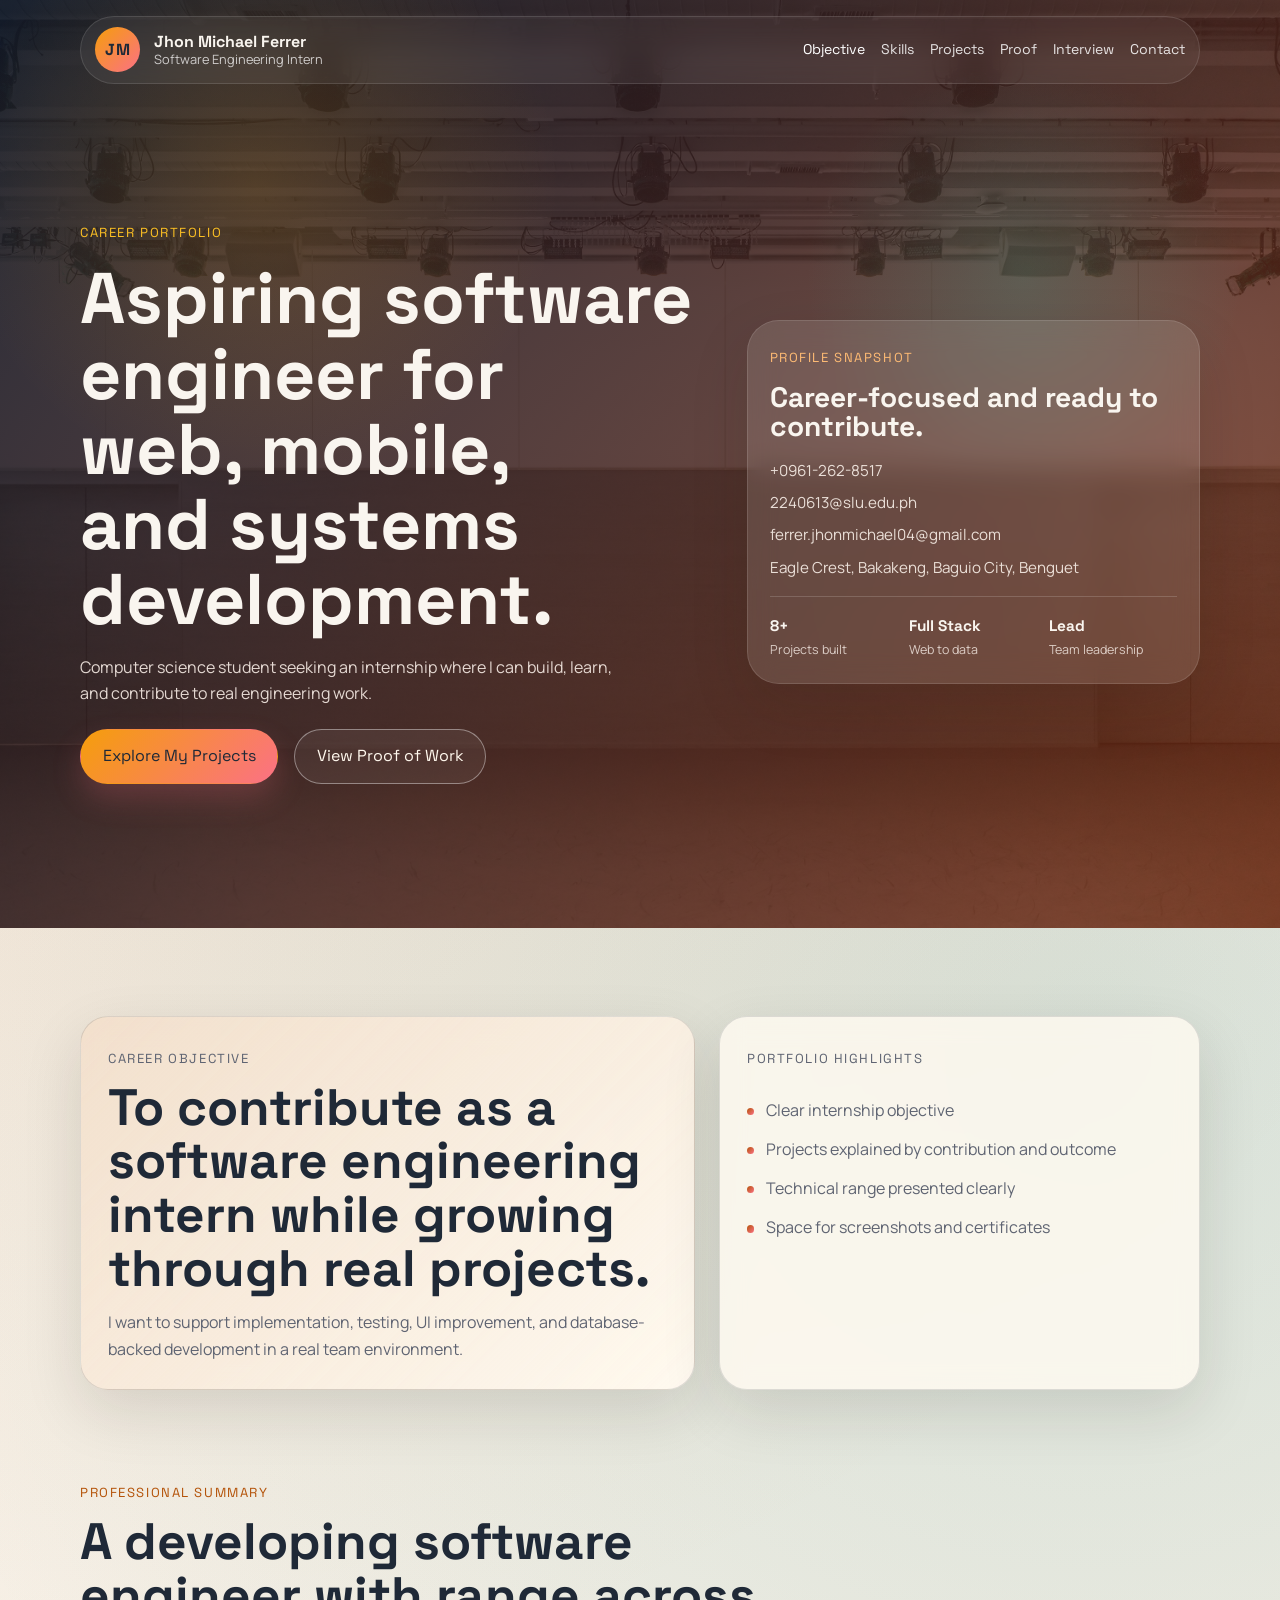
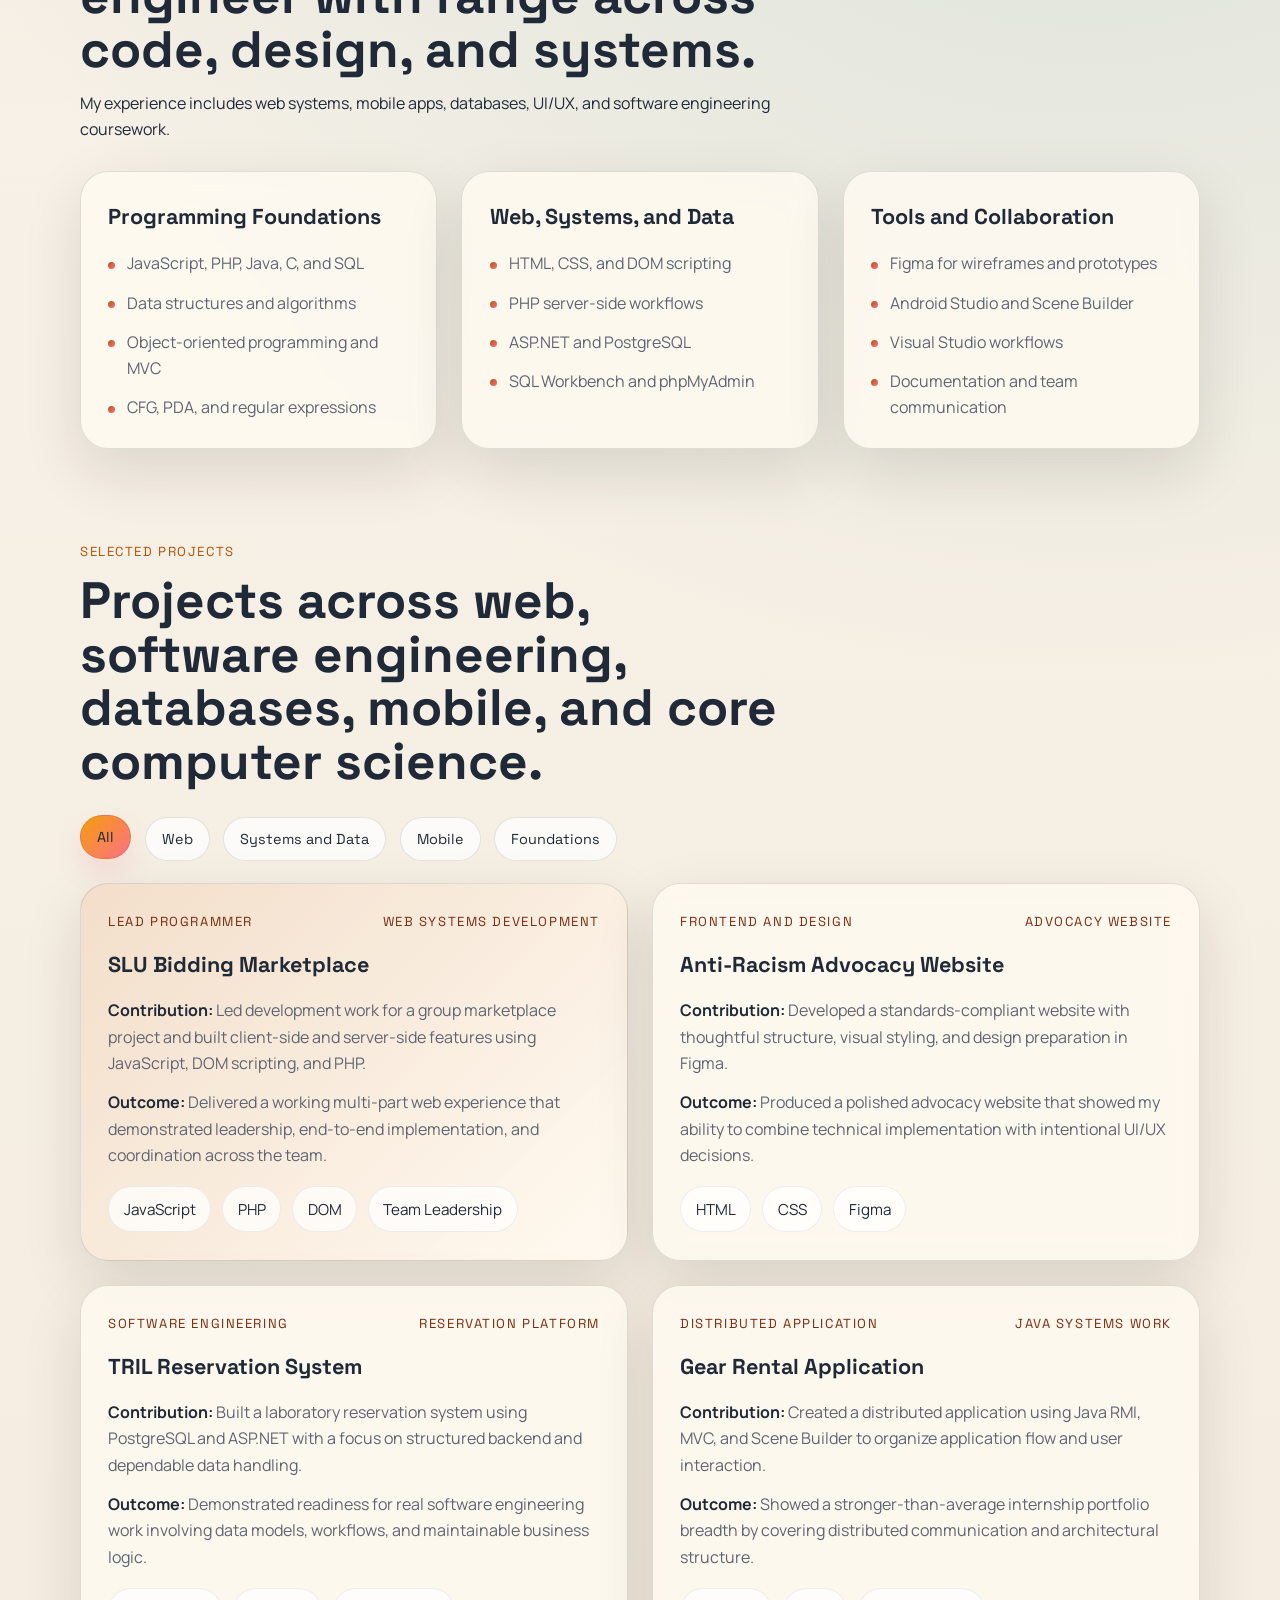
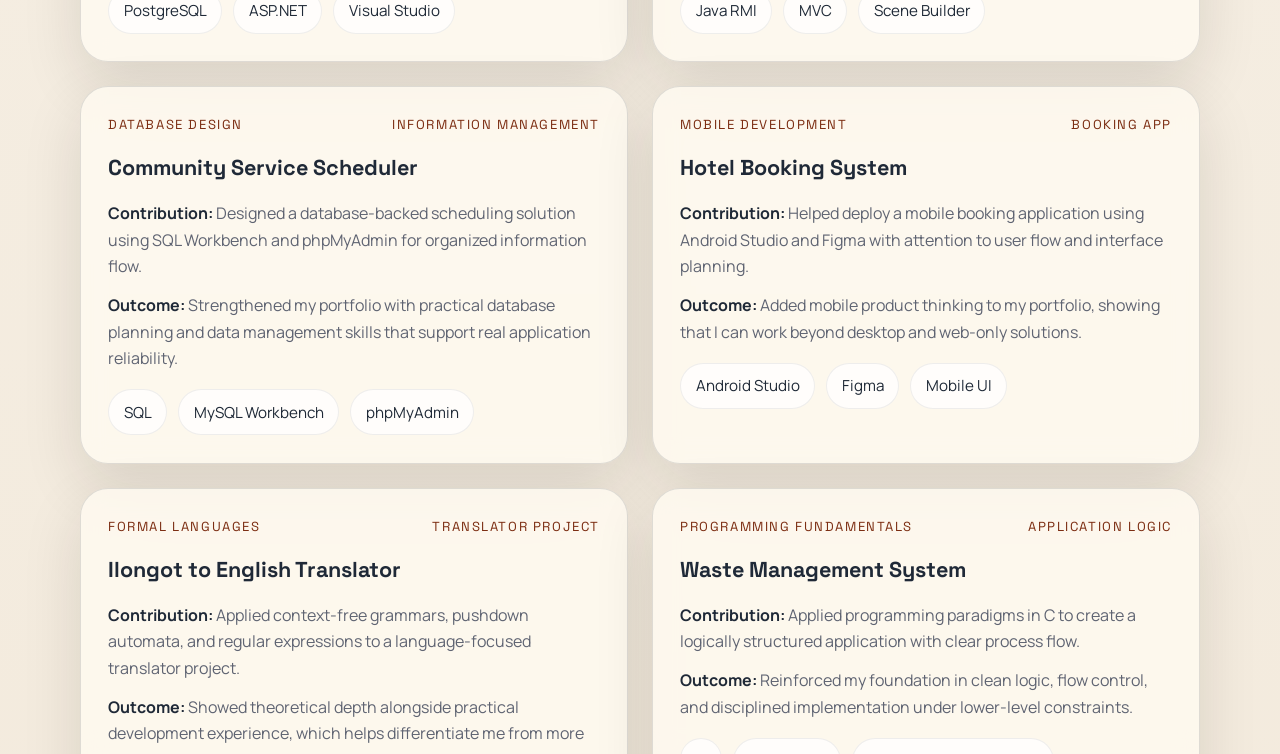
<file: contemporary.html>
<!DOCTYPE html>
<html lang="en">
<head>
    <meta charset="UTF-8">
    <meta http-equiv="refresh" content="0; url=index.html#projects">
    <meta name="viewport" content="width=device-width, initial-scale=1.0">
    <title>Redirecting to Portfolio</title>
    <link rel="stylesheet" href="style.css">
</head>
<body>
    <main class="section">
        <div class="panel" style="max-width: 720px; margin: 0 auto 5rem;">
            <p class="section-tag">Redirecting</p>
            <h2>Opening the portfolio work section.</h2>
            <p>If you are not redirected automatically, <a href="index.html#projects">continue here</a>.</p>
        </div>
    </main>
</body>
</html>
</file>
<file: style.css>
:root {
    --bg: #f5efe4;
    --surface: rgba(255, 250, 241, 0.82);
    --surface-strong: #fff9ef;
    --ink: #1f2937;
    --muted: #5f6472;
    --line: rgba(41, 51, 69, 0.14);
    --primary: #b45309;
    --primary-dark: #7c2d12;
    --accent: #0f766e;
    --hero: #111827;
    --shadow: 0 22px 60px rgba(32, 26, 19, 0.12);
}

* {
    box-sizing: border-box;
    margin: 0;
    padding: 0;
}

html {
    scroll-behavior: smooth;
}

body {
    font-family: "Manrope", sans-serif;
    color: var(--ink);
    background:
        radial-gradient(circle at top left, rgba(180, 83, 9, 0.16), transparent 24%),
        radial-gradient(circle at 85% 15%, rgba(15, 118, 110, 0.14), transparent 20%),
        linear-gradient(180deg, #f9f5ee 0%, #efe3d1 100%);
    line-height: 1.65;
    overflow-x: hidden;
}

a {
    color: inherit;
    text-decoration: none;
}

img {
    max-width: 100%;
    display: block;
}

.hero {
    position: relative;
    min-height: 100svh;
    padding: 1rem 0 2rem;
    background:
        linear-gradient(135deg, rgba(17, 24, 39, 0.92), rgba(124, 45, 18, 0.78)),
        url("images/background.jpg") center/cover no-repeat;
    color: #f9f5ef;
    overflow: hidden;
}

.hero-overlay {
    position: absolute;
    inset: 0;
    background:
        radial-gradient(circle at 20% 20%, rgba(245, 158, 11, 0.18), transparent 24%),
        radial-gradient(circle at 80% 30%, rgba(45, 212, 191, 0.16), transparent 18%);
    pointer-events: none;
}

.site-nav,
.hero-content,
.section,
.site-footer {
    width: min(1120px, calc(100% - 2rem));
    margin: 0 auto;
    position: relative;
    z-index: 1;
}

.site-nav {
    display: flex;
    align-items: center;
    justify-content: space-between;
    gap: 1rem;
    padding: 0.65rem 0.9rem;
    border: 1px solid rgba(255, 255, 255, 0.12);
    border-radius: 999px;
    background: rgba(255, 255, 255, 0.06);
    backdrop-filter: blur(14px);
}

.brand {
    display: inline-flex;
    align-items: center;
    gap: 0.85rem;
}

.brand-mark {
    width: 2.8rem;
    height: 2.8rem;
    border-radius: 50%;
    display: grid;
    place-items: center;
    background: linear-gradient(135deg, #f59e0b, #fb7185);
    color: #1f2937;
    font-family: "Space Grotesk", sans-serif;
    font-weight: 700;
    letter-spacing: 0.08em;
}

.brand-text {
    display: flex;
    flex-direction: column;
    line-height: 1.15;
}

.brand-text strong,
.nav-links a,
.eyebrow,
.section-tag,
.project-meta,
.card-label,
.button {
    font-family: "Space Grotesk", sans-serif;
}

.brand-text small {
    color: rgba(255, 255, 255, 0.74);
    font-size: 0.8rem;
}

.nav-links {
    display: flex;
    gap: 1rem;
    flex-wrap: wrap;
}

.nav-links a {
    color: rgba(255, 255, 255, 0.85);
    font-size: 0.88rem;
    transition: color 0.25s ease, transform 0.25s ease;
}

.nav-links a.is-active {
    color: #ffffff;
}

.nav-links a:hover,
.nav-links a:focus-visible {
    color: #ffffff;
    transform: translateY(-1px);
}

.hero-content {
    display: grid;
    grid-template-columns: 1.35fr 0.95fr;
    gap: 1.5rem;
    align-items: center;
    min-height: calc(100svh - 5.5rem);
    padding-top: 1.5rem;
}

body.has-js .hero-copy,
body.has-js .hero-card {
    transition: transform 0.25s ease;
    will-change: transform;
}

.hero-copy {
    max-width: 40rem;
}

.eyebrow,
.section-tag,
.project-meta,
.card-label {
    display: inline-block;
    font-size: 0.82rem;
    letter-spacing: 0.12em;
    text-transform: uppercase;
}

.eyebrow {
    color: #fbbf24;
    margin-bottom: 1.1rem;
}

.hero h1,
.section h2,
.hero-card h2 {
    font-family: "Space Grotesk", sans-serif;
    line-height: 1.05;
}

.hero h1 {
    font-size: clamp(2.5rem, 5.6vw, 4.6rem);
    margin-bottom: 1rem;
    text-wrap: balance;
}

.hero-summary {
    max-width: 34rem;
    font-size: 1rem;
    color: rgba(255, 245, 238, 0.86);
}

.hero-actions,
.contact-actions {
    display: flex;
    flex-wrap: wrap;
    gap: 1rem;
    margin-top: 1.4rem;
}

.button {
    display: inline-flex;
    align-items: center;
    justify-content: center;
    min-height: 3.2rem;
    padding: 0.85rem 1.35rem;
    border-radius: 999px;
    border: 1px solid transparent;
    transition: transform 0.25s ease, box-shadow 0.25s ease, background 0.25s ease, color 0.25s ease;
}

.button:hover,
.button:focus-visible {
    transform: translateY(-2px);
}

.button-primary {
    background: linear-gradient(135deg, #f59e0b, #fb7185);
    color: #1f2937;
    box-shadow: 0 14px 30px rgba(251, 113, 133, 0.22);
}

.button-secondary {
    border-color: rgba(255, 255, 255, 0.4);
    color: #fff8ed;
    background: rgba(255, 255, 255, 0.06);
}

.hero-card,
.panel,
.project-card,
.contact-banner {
    border: 1px solid var(--line);
    box-shadow: var(--shadow);
}

.hero-card {
    background: rgba(255, 248, 240, 0.12);
    backdrop-filter: blur(14px);
    border-color: rgba(255, 255, 255, 0.12);
    border-radius: 2rem;
    padding: 1.35rem;
}

.card-label {
    color: #fdba74;
    margin-bottom: 0.9rem;
}

.hero-card h2 {
    font-size: clamp(1.3rem, 2.2vw, 1.8rem);
    margin-bottom: 1rem;
}

.contact-list {
    display: grid;
    gap: 0.45rem;
    color: rgba(255, 247, 240, 0.86);
    font-size: 0.95rem;
}

.contact-list a:hover {
    color: #ffffff;
}

.mini-stats {
    margin-top: 1rem;
    padding-top: 1rem;
    border-top: 1px solid rgba(255, 255, 255, 0.16);
    display: grid;
    grid-template-columns: repeat(3, 1fr);
    gap: 0.7rem;
}

.mini-stats article {
    display: grid;
    gap: 0.15rem;
}

.mini-stats strong {
    font-family: "Space Grotesk", sans-serif;
    font-size: 0.96rem;
}

.mini-stats span {
    color: rgba(255, 247, 240, 0.76);
    font-size: 0.78rem;
}

.section {
    padding: 5.5rem 0 0;
}

.section-heading {
    max-width: 46rem;
    margin-bottom: 1.75rem;
}

.section-tag {
    color: var(--primary);
    margin-bottom: 0.7rem;
}

.section h2 {
    font-size: clamp(2rem, 4vw, 3.35rem);
    margin-bottom: 0.85rem;
}

.intro-grid,
.credential-layout {
    display: grid;
    grid-template-columns: 1.15fr 0.9fr;
    gap: 1.5rem;
}

.panel,
.project-card,
.contact-banner {
    background: var(--surface);
    backdrop-filter: blur(12px);
    border-radius: 1.75rem;
    padding: 1.7rem;
}

.panel-highlight {
    background:
        linear-gradient(135deg, rgba(180, 83, 9, 0.14), rgba(255, 249, 239, 0.92)),
        var(--surface);
}

.panel-accent {
    background:
        linear-gradient(160deg, rgba(15, 118, 110, 0.14), rgba(255, 250, 241, 0.94)),
        var(--surface);
}

.panel p,
.project-card p {
    color: var(--muted);
}

.pill-grid {
    display: flex;
    flex-wrap: wrap;
    gap: 0.75rem;
    margin-top: 1rem;
}

.pill-grid span,
.tag-row span {
    padding: 0.6rem 0.9rem;
    border-radius: 999px;
    background: rgba(255, 255, 255, 0.72);
    border: 1px solid rgba(41, 51, 69, 0.08);
    font-size: 0.95rem;
}

.skill-columns {
    display: grid;
    grid-template-columns: repeat(3, 1fr);
    gap: 1.5rem;
}

.panel h3,
.project-card h3,
.proof-card h3 {
    font-family: "Space Grotesk", sans-serif;
    font-size: 1.35rem;
    margin-bottom: 0.9rem;
}

.feature-list,
.timeline-list {
    list-style: none;
    display: grid;
    gap: 0.8rem;
    margin-top: 1rem;
}

.feature-list li,
.timeline-list li {
    position: relative;
    padding-left: 1.2rem;
    color: var(--muted);
}

.feature-list li::before,
.timeline-list li::before {
    content: "";
    position: absolute;
    left: 0;
    top: 0.7rem;
    width: 0.45rem;
    height: 0.45rem;
    border-radius: 50%;
    background: linear-gradient(135deg, var(--primary), #fb7185);
}

.project-grid {
    display: grid;
    grid-template-columns: repeat(2, 1fr);
    gap: 1.5rem;
}

.project-toolbar {
    display: flex;
    flex-wrap: wrap;
    gap: 0.85rem;
    margin-bottom: 1.4rem;
}

.filter-chip {
    border: 1px solid rgba(41, 51, 69, 0.12);
    background: rgba(255, 255, 255, 0.72);
    color: var(--ink);
    border-radius: 999px;
    padding: 0.75rem 1rem;
    font-family: "Space Grotesk", sans-serif;
    font-size: 0.9rem;
    cursor: pointer;
    transition: transform 0.22s ease, background 0.22s ease, color 0.22s ease, box-shadow 0.22s ease;
}

.filter-chip:hover,
.filter-chip:focus-visible,
.filter-chip.is-active {
    background: linear-gradient(135deg, #f59e0b, #fb7185);
    color: #1f2937;
    transform: translateY(-2px);
    box-shadow: 0 14px 26px rgba(251, 113, 133, 0.16);
}

.project-showcase-heading {
    margin-top: 3rem;
}

.project-card {
    min-height: 100%;
    cursor: pointer;
    transition: transform 0.28s ease, border-color 0.28s ease, box-shadow 0.28s ease;
}

.project-line + .project-line {
    margin-top: 0.8rem;
}

.project-line strong {
    color: var(--ink);
}

.project-card:hover,
.project-card:focus-within {
    transform: translateY(-5px);
    border-color: rgba(180, 83, 9, 0.26);
}

.project-card.is-dimmed,
.project-showcase.is-dimmed {
    opacity: 0.33;
    transform: scale(0.985);
}

.project-featured {
    background:
        linear-gradient(135deg, rgba(180, 83, 9, 0.16), rgba(255, 250, 241, 0.92)),
        var(--surface-strong);
}

.project-meta {
    display: flex;
    justify-content: space-between;
    gap: 1rem;
    flex-wrap: wrap;
    color: var(--primary-dark);
    margin-bottom: 0.9rem;
}

.tag-row {
    display: flex;
    flex-wrap: wrap;
    gap: 0.7rem;
    margin-top: 1.1rem;
}

.project-showcases {
    display: grid;
    gap: 1.5rem;
    margin-top: 2rem;
}

.project-showcase {
    display: grid;
    grid-template-columns: 0.9fr 1.1fr;
    gap: 1.5rem;
    align-items: stretch;
    background: var(--surface);
    border: 1px solid var(--line);
    border-radius: 1.75rem;
    padding: 1.5rem;
    box-shadow: var(--shadow);
}

.project-showcase.is-highlighted {
    border-color: rgba(180, 83, 9, 0.32);
    box-shadow: 0 28px 65px rgba(180, 83, 9, 0.15);
}

.project-showcase-copy {
    display: flex;
    flex-direction: column;
}

.project-showcase-copy h3 {
    font-family: "Space Grotesk", sans-serif;
    font-size: 1.65rem;
    margin-bottom: 0.9rem;
}

.project-showcase-copy p {
    color: var(--muted);
}

.project-showcase-copy p + p {
    margin-top: 0.8rem;
}

.project-showcase-copy strong {
    color: var(--ink);
}

.showcase-gallery {
    display: grid;
    grid-template-columns: repeat(2, 1fr);
    gap: 1rem;
}

.gallery-slot {
    min-height: 12rem;
    position: relative;
    border-radius: 1.25rem;
    border: 2px dashed rgba(15, 118, 110, 0.24);
    display: grid;
    place-items: center;
    text-align: center;
    padding: 1rem;
    font-family: "Space Grotesk", sans-serif;
    color: var(--primary-dark);
    cursor: pointer;
    overflow: hidden;
    transition: transform 0.22s ease, border-color 0.22s ease, box-shadow 0.22s ease;
    background:
        linear-gradient(135deg, rgba(15, 118, 110, 0.08), rgba(180, 83, 9, 0.08)),
        linear-gradient(180deg, rgba(255, 255, 255, 0.72), rgba(255, 249, 239, 0.92));
}

.gallery-slot strong {
    position: relative;
    z-index: 1;
    display: block;
    font-size: 1rem;
}

.gallery-slot img {
    position: absolute;
    inset: 0;
    width: 100%;
    height: 100%;
    object-fit: cover;
}

.gallery-slot span {
    position: absolute;
    left: 0.8rem;
    right: 0.8rem;
    bottom: 0.8rem;
    z-index: 1;
    padding: 0.5rem 0.7rem;
    border-radius: 999px;
    background: rgba(17, 24, 39, 0.68);
    color: #fffaf2;
    font-size: 0.82rem;
    line-height: 1.2;
    backdrop-filter: blur(8px);
}

.gallery-slot-empty {
    cursor: default;
    border-style: solid;
    border-color: rgba(41, 51, 69, 0.09);
    background:
        linear-gradient(145deg, rgba(255, 249, 239, 0.96), rgba(245, 237, 223, 0.96));
    align-content: center;
    justify-items: start;
    text-align: left;
}

.gallery-slot-empty span {
    position: relative;
    inset: auto;
    padding: 0;
    margin-top: 0.45rem;
    border-radius: 0;
    background: transparent;
    color: var(--muted);
    font-size: 0.9rem;
    line-height: 1.45;
    backdrop-filter: none;
}

.gallery-slot:hover,
.gallery-slot:focus-visible {
    transform: translateY(-4px);
    border-color: rgba(180, 83, 9, 0.3);
    box-shadow: 0 16px 28px rgba(17, 24, 39, 0.08);
}

.gallery-slot-empty:hover,
.gallery-slot-empty:focus-visible {
    transform: none;
    border-color: rgba(41, 51, 69, 0.09);
    box-shadow: none;
}

.gallery-slot-large {
    grid-column: span 2;
    min-height: 15rem;
}

.reveal-card {
    opacity: 0;
    transform: translateY(28px);
    transition: opacity 0.7s ease, transform 0.7s ease;
}

.reveal-card.is-visible {
    opacity: 1;
    transform: translateY(0);
}

.proof-grid {
    display: grid;
    grid-template-columns: repeat(4, 1fr);
    gap: 1.5rem;
}

.proof-card {
    background: var(--surface);
    border: 1px solid var(--line);
    border-radius: 1.75rem;
    padding: 1.35rem;
    box-shadow: var(--shadow);
}

.proof-card p {
    color: var(--muted);
}

.proof-placeholder {
    aspect-ratio: 1.45 / 1;
    min-height: 10.5rem;
    margin-bottom: 1rem;
    border-radius: 1rem;
    border: 2px dashed rgba(180, 83, 9, 0.32);
    display: grid;
    place-items: center;
    padding: 1rem;
    text-align: center;
    font-family: "Space Grotesk", sans-serif;
    color: var(--primary-dark);
    background:
        linear-gradient(135deg, rgba(180, 83, 9, 0.08), rgba(15, 118, 110, 0.08)),
        repeating-linear-gradient(
            135deg,
            rgba(255, 255, 255, 0.4),
            rgba(255, 255, 255, 0.4) 12px,
            rgba(255, 250, 241, 0.75) 12px,
            rgba(255, 250, 241, 0.75) 24px
        );
}

.proof-placeholder img {
    width: 100%;
    height: 100%;
    object-fit: cover;
    border-radius: 0.7rem;
    box-shadow: 0 12px 28px rgba(17, 24, 39, 0.12);
}

.proof-placeholder-empty {
    border-style: solid;
    border-color: rgba(41, 51, 69, 0.09);
    background:
        linear-gradient(145deg, rgba(255, 249, 239, 0.96), rgba(245, 237, 223, 0.96));
    justify-items: start;
    text-align: left;
}

.proof-placeholder-empty strong {
    font-family: "Space Grotesk", sans-serif;
    color: var(--primary-dark);
    font-size: 1rem;
}

.proof-placeholder-empty span {
    margin-top: 0.35rem;
    color: var(--muted);
    font-size: 0.9rem;
}

.contact-section {
    padding-bottom: 5.5rem;
}

.contact-banner {
    display: flex;
    align-items: center;
    justify-content: space-between;
    gap: 2rem;
    background:
        linear-gradient(135deg, rgba(17, 24, 39, 0.96), rgba(15, 118, 110, 0.86)),
        var(--hero);
    color: #fbf7ef;
}

.contact-banner .section-tag {
    color: #fbbf24;
}

.contact-banner h2 {
    max-width: 42rem;
    margin-bottom: 0;
}

.site-footer {
    padding: 0 0 3rem;
    display: flex;
    justify-content: space-between;
    gap: 1rem;
    color: var(--muted);
    font-size: 0.95rem;
}

.gallery-modal {
    position: fixed;
    inset: 0;
    display: grid;
    place-items: center;
    padding: 1.5rem;
    pointer-events: none;
    opacity: 0;
    transition: opacity 0.25s ease;
    z-index: 20;
}

.gallery-modal.is-open {
    opacity: 1;
    pointer-events: auto;
}

.gallery-modal-backdrop {
    position: absolute;
    inset: 0;
    background: rgba(17, 24, 39, 0.72);
    backdrop-filter: blur(10px);
}

.gallery-modal-panel {
    position: relative;
    width: min(42rem, 100%);
    background: linear-gradient(145deg, #fffaf2, #f6ead7);
    border: 1px solid rgba(41, 51, 69, 0.12);
    border-radius: 1.75rem;
    padding: 2rem;
    box-shadow: 0 28px 80px rgba(17, 24, 39, 0.25);
}

.gallery-modal-close {
    position: absolute;
    top: 1rem;
    right: 1rem;
    border: 0;
    background: rgba(31, 41, 55, 0.08);
    color: var(--ink);
    border-radius: 999px;
    padding: 0.65rem 0.9rem;
    font-family: "Space Grotesk", sans-serif;
    cursor: pointer;
}

.gallery-modal-copy {
    color: var(--muted);
    max-width: 34rem;
}

@media (max-width: 980px) {
    .hero-content,
    .intro-grid,
    .credential-layout,
    .skill-columns,
    .project-grid,
    .project-showcase,
    .proof-grid,
    .contact-banner {
        grid-template-columns: 1fr;
        flex-direction: column;
    }

    .site-nav,
    .site-footer {
        border-radius: 1.4rem;
    }

    .site-nav {
        align-items: flex-start;
    }

    .nav-links {
        gap: 0.75rem;
    }

    .mini-stats {
        grid-template-columns: 1fr;
    }

    .hero {
        min-height: auto;
        padding-bottom: 3rem;
    }

    .hero-content {
        min-height: auto;
        padding-top: 2rem;
    }

    .hero-copy,
    .hero-card,
    .section-heading {
        max-width: none;
    }

    .showcase-gallery {
        grid-template-columns: repeat(2, 1fr);
    }

    .reveal-card {
        opacity: 1;
        transform: none;
    }
}

@media (max-width: 700px) {
    .hero {
        min-height: auto;
        padding: 0.85rem 0 2.5rem;
    }

    .site-nav {
        align-items: flex-start;
        padding: 0.95rem;
        border-radius: 1.2rem;
    }

    .site-nav,
    .nav-links,
    .site-footer {
        flex-direction: column;
    }

    .nav-links {
        width: 100%;
        display: grid;
        grid-template-columns: repeat(2, minmax(0, 1fr));
        gap: 0.65rem;
        margin-top: 0.35rem;
    }

    .nav-links a {
        min-height: 2.55rem;
        display: flex;
        align-items: center;
        justify-content: center;
        padding: 0.55rem 0.7rem;
        text-align: center;
        border: 1px solid rgba(255, 255, 255, 0.12);
        border-radius: 999px;
        background: rgba(255, 255, 255, 0.05);
    }

    .hero-content {
        min-height: auto;
        padding-top: 2rem;
        gap: 1rem;
    }

    .hero h1 {
        font-size: clamp(2.15rem, 10vw, 3.1rem);
        max-width: 12ch;
    }

    .hero-summary {
        font-size: 0.95rem;
        max-width: 28rem;
    }

    .eyebrow,
    .section-tag,
    .project-meta,
    .card-label {
        letter-spacing: 0.08em;
    }

    .section h2 {
        font-size: clamp(1.7rem, 8vw, 2.35rem);
    }

    .project-meta {
        flex-direction: column;
        gap: 0.35rem;
    }

    .tag-row {
        gap: 0.55rem;
    }

    .tag-row span,
    .pill-grid span {
        font-size: 0.86rem;
        padding: 0.52rem 0.8rem;
    }

    .showcase-gallery {
        grid-template-columns: 1fr;
    }

    .gallery-slot,
    .gallery-slot-large {
        grid-column: auto;
        min-height: 10.5rem;
    }

    .proof-grid {
        grid-template-columns: 1fr;
    }

    .proof-placeholder {
        aspect-ratio: 1.5 / 1;
        min-height: 9rem;
    }

    .section {
        padding-top: 4rem;
    }

    .panel,
    .project-card,
    .project-showcase,
    .hero-card,
    .contact-banner {
        padding: 1.25rem;
        border-radius: 1.35rem;
    }

    .button,
    .hero-actions,
    .contact-actions {
        width: 100%;
    }

    .hero-actions,
    .contact-actions {
        flex-direction: column;
    }

    .button {
        text-align: center;
    }

    .contact-list {
        font-size: 0.9rem;
    }

    .site-footer {
        align-items: flex-start;
    }

    .project-toolbar {
        gap: 0.6rem;
    }

    .filter-chip {
        width: auto;
        padding: 0.65rem 0.85rem;
        font-size: 0.84rem;
    }

    .gallery-modal-panel {
        padding: 1.25rem;
        border-radius: 1.25rem;
    }
}

@media (max-width: 480px) {
    .site-nav,
    .hero-content,
    .section,
    .site-footer {
        width: min(100%, calc(100% - 1rem));
    }

    .brand {
        gap: 0.65rem;
    }

    .brand-mark {
        width: 2.4rem;
        height: 2.4rem;
        font-size: 0.9rem;
    }

    .brand-text strong {
        font-size: 0.95rem;
    }

    .brand-text small {
        font-size: 0.74rem;
    }

    .nav-links {
        grid-template-columns: 1fr;
    }

    .hero h1 {
        font-size: clamp(1.95rem, 11vw, 2.6rem);
    }

    .hero-summary {
        font-size: 0.9rem;
    }

    .hero-card h2 {
        font-size: 1.2rem;
    }

    .mini-stats {
        gap: 0.55rem;
    }

    .panel,
    .project-card,
    .project-showcase,
    .hero-card,
    .contact-banner,
    .proof-card {
        padding: 1rem;
        border-radius: 1.1rem;
    }

    .project-showcase-copy h3,
    .panel h3,
    .project-card h3,
    .proof-card h3 {
        font-size: 1.2rem;
    }
}
</file>
